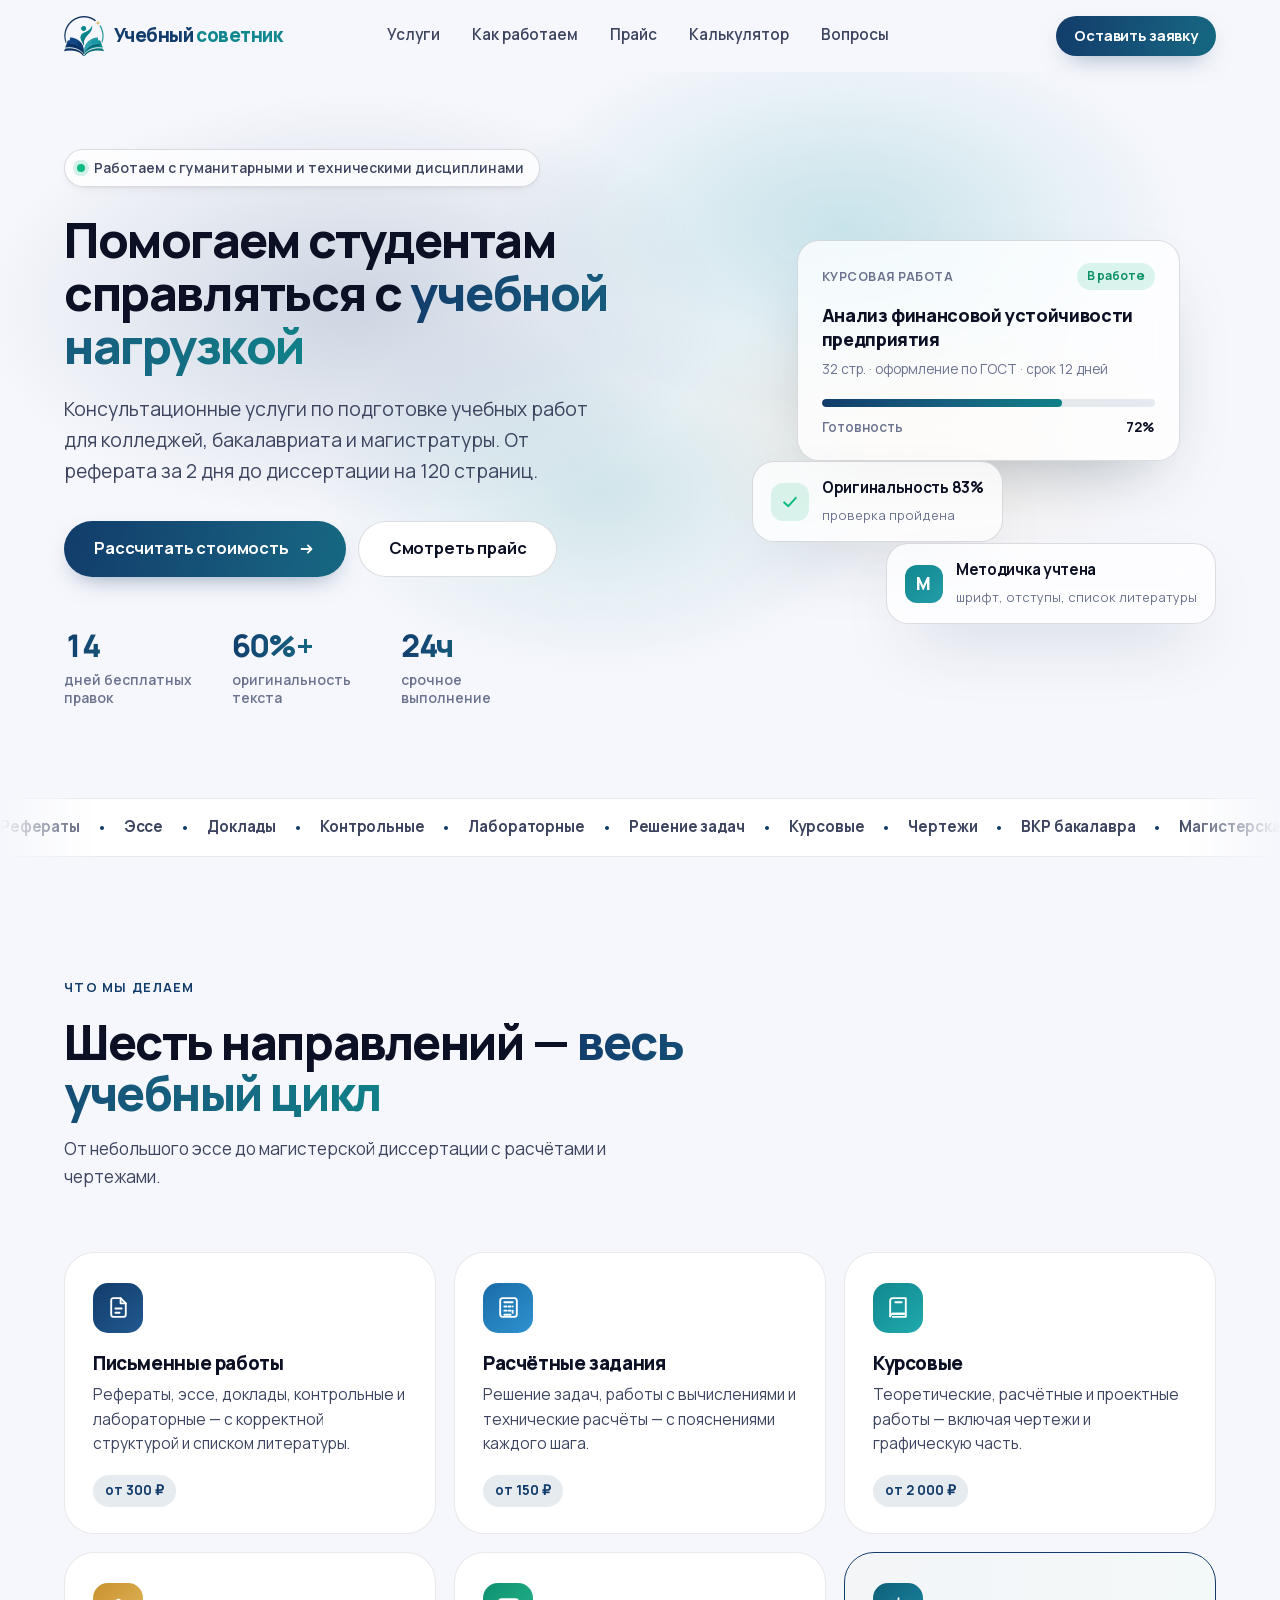
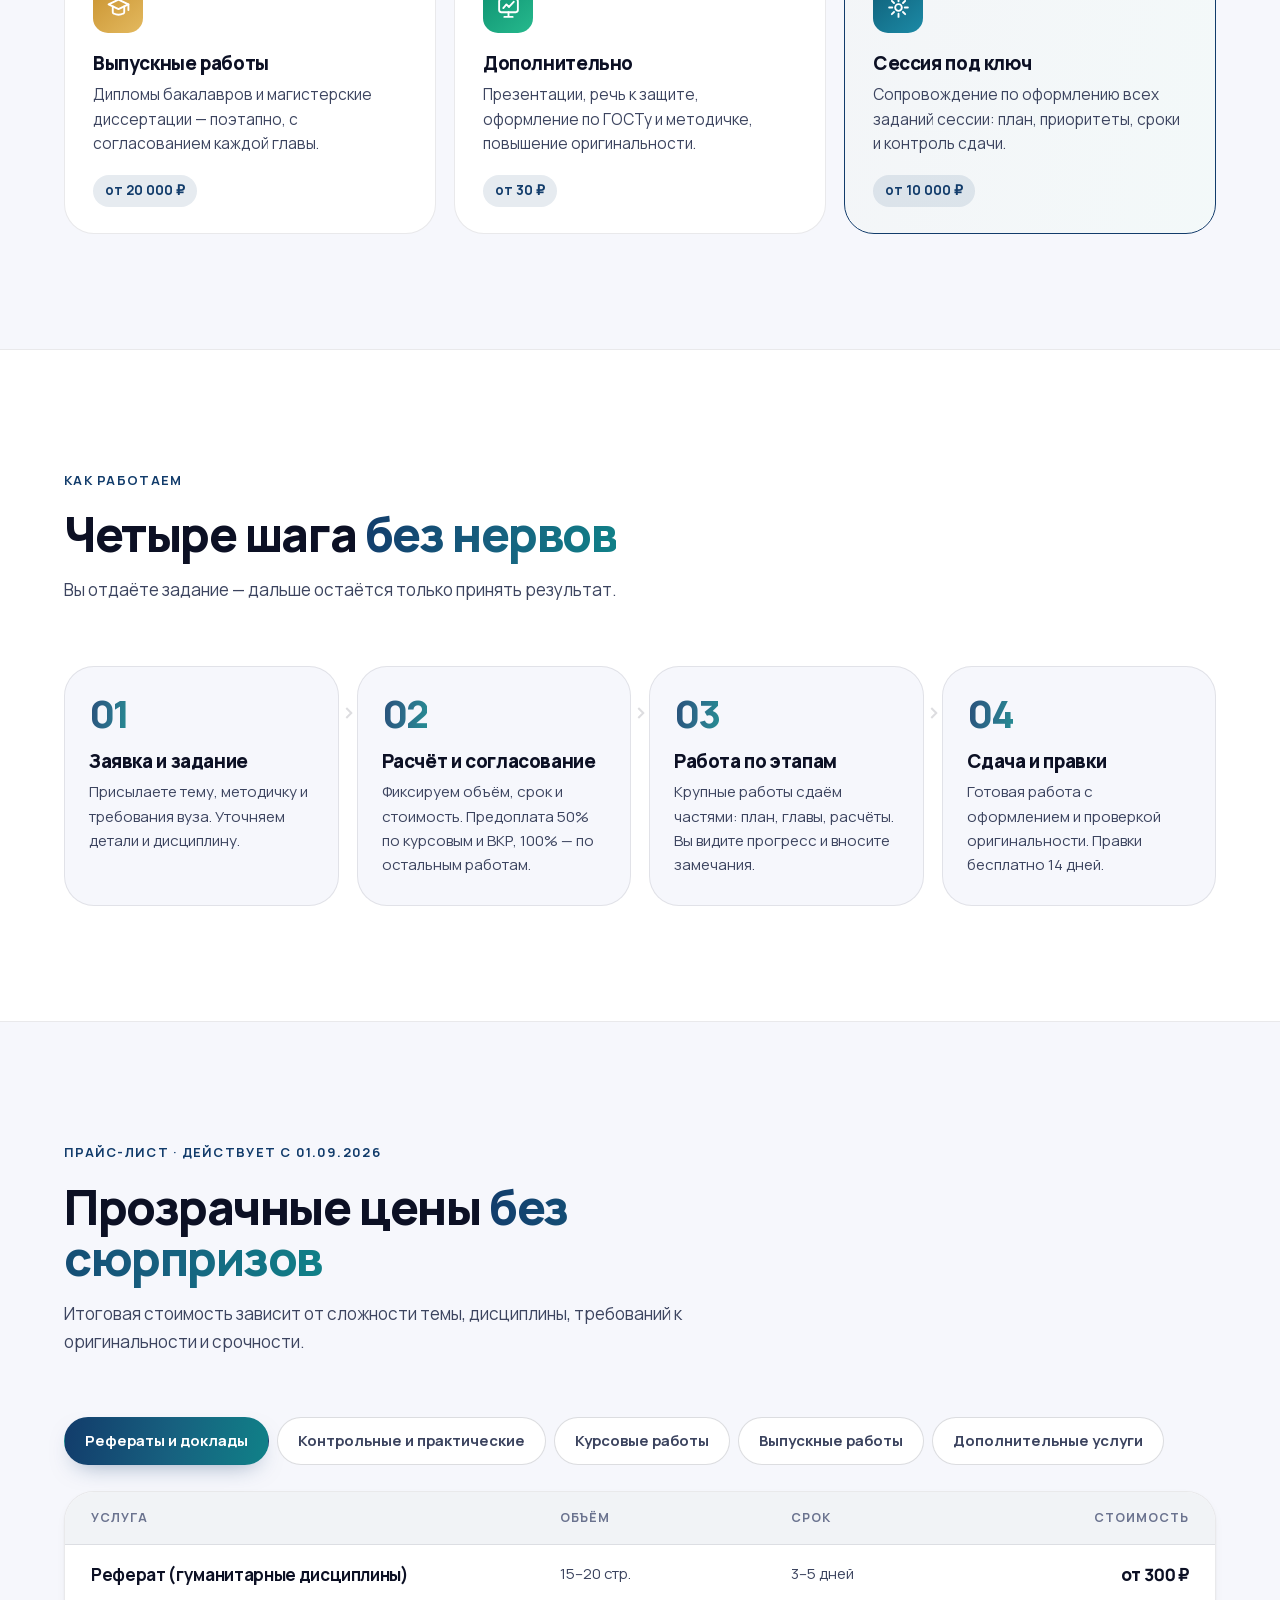
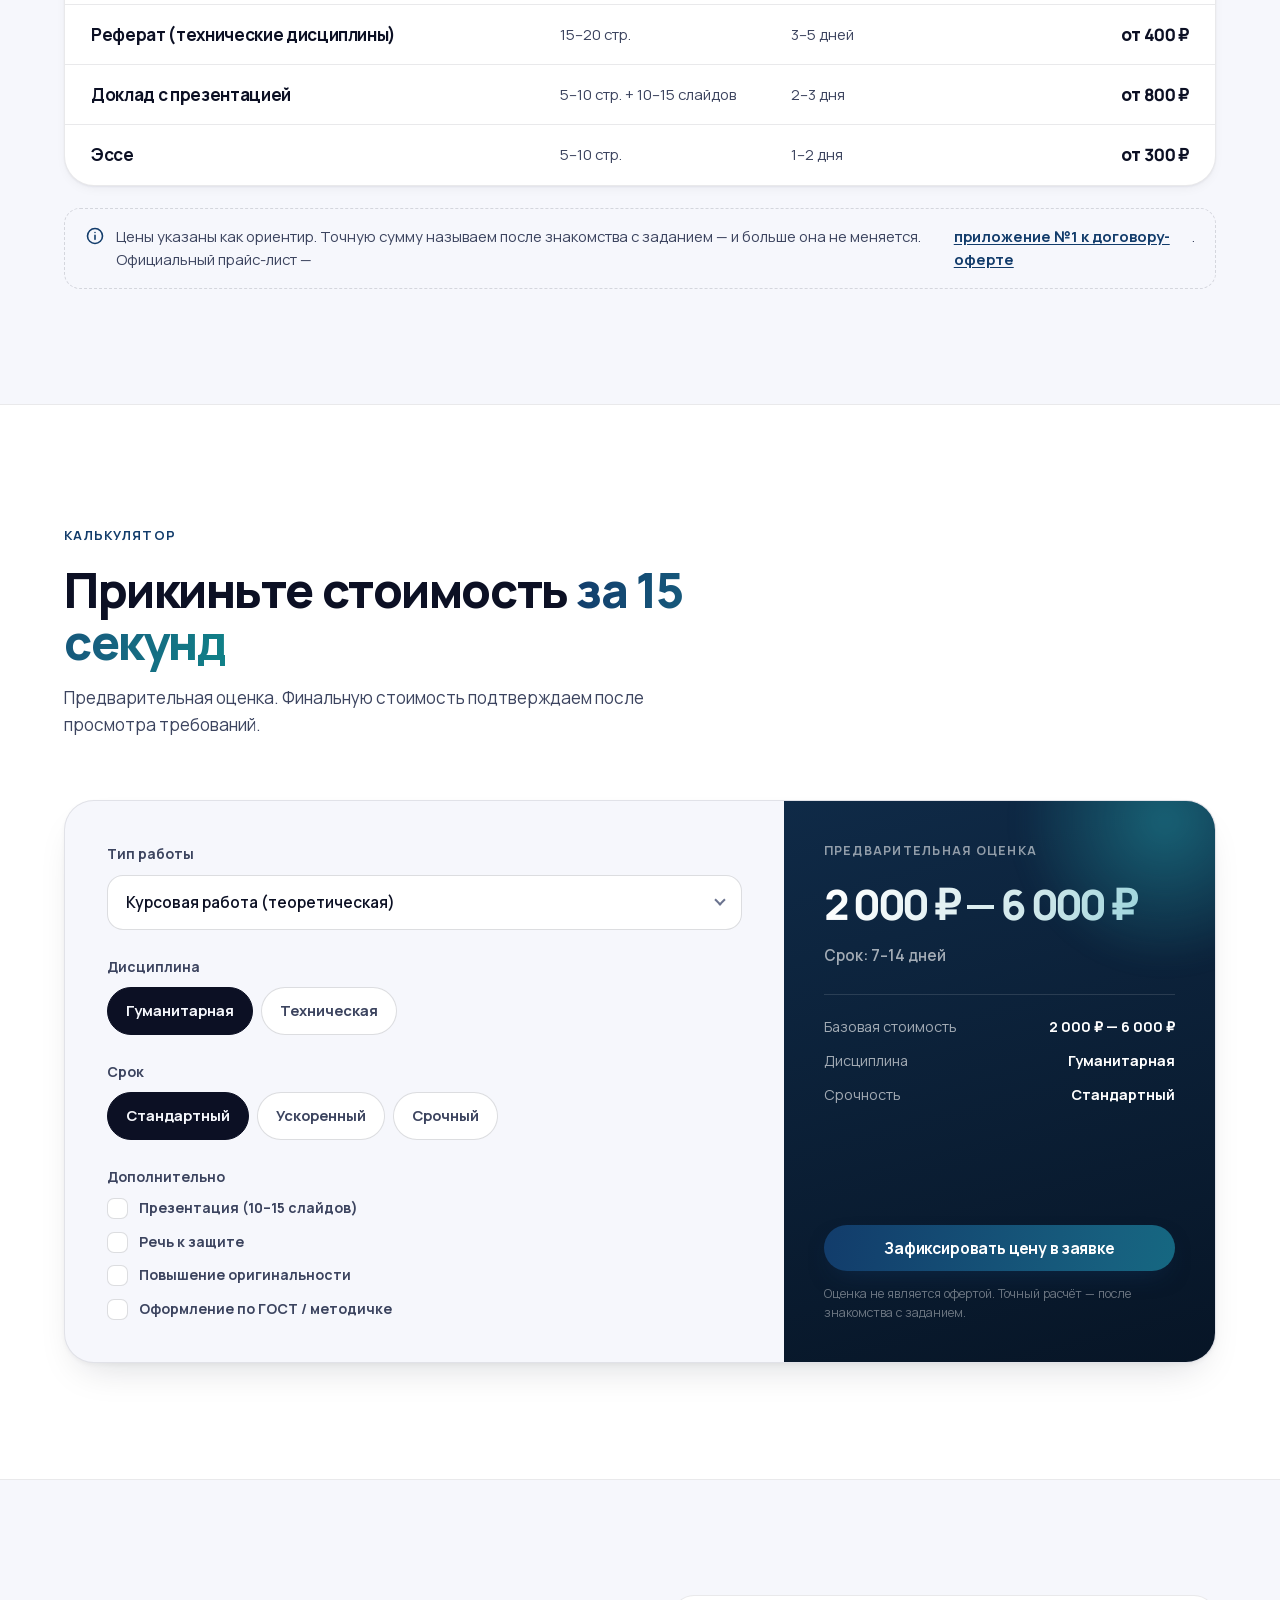
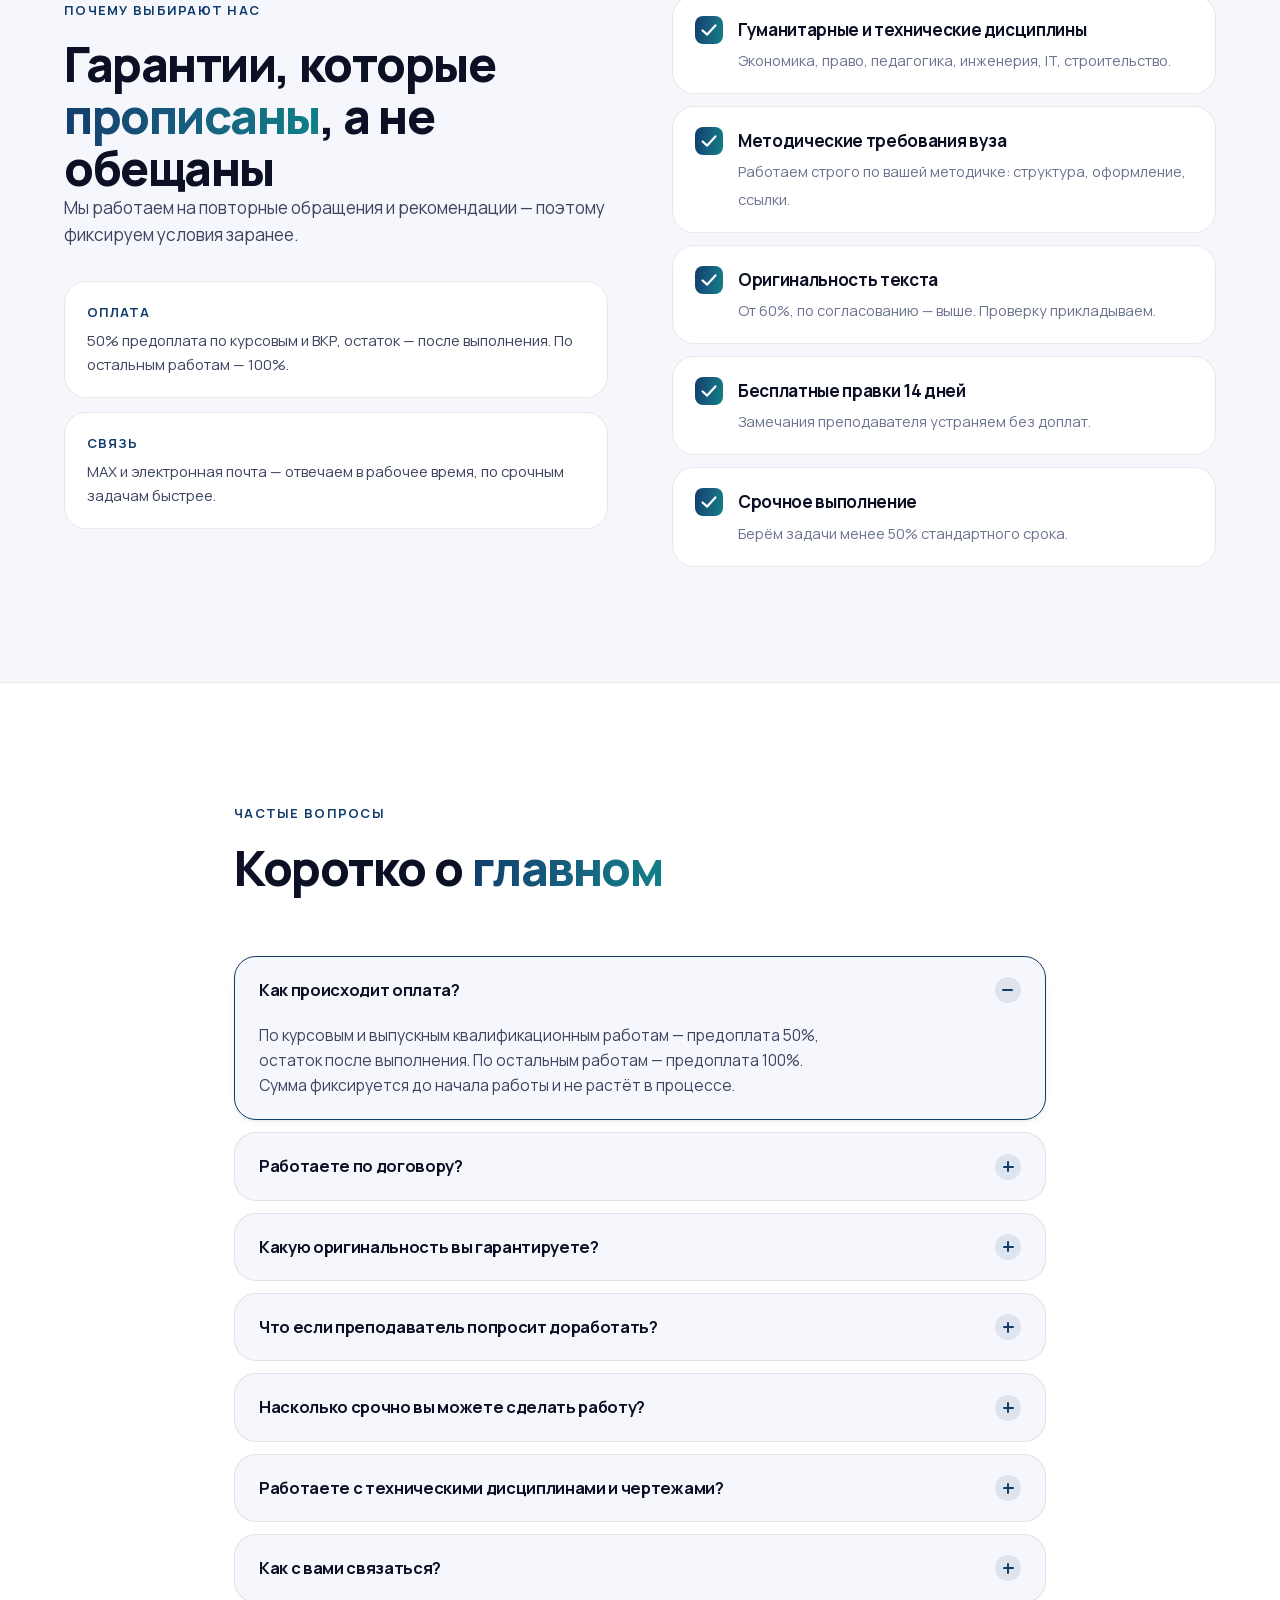
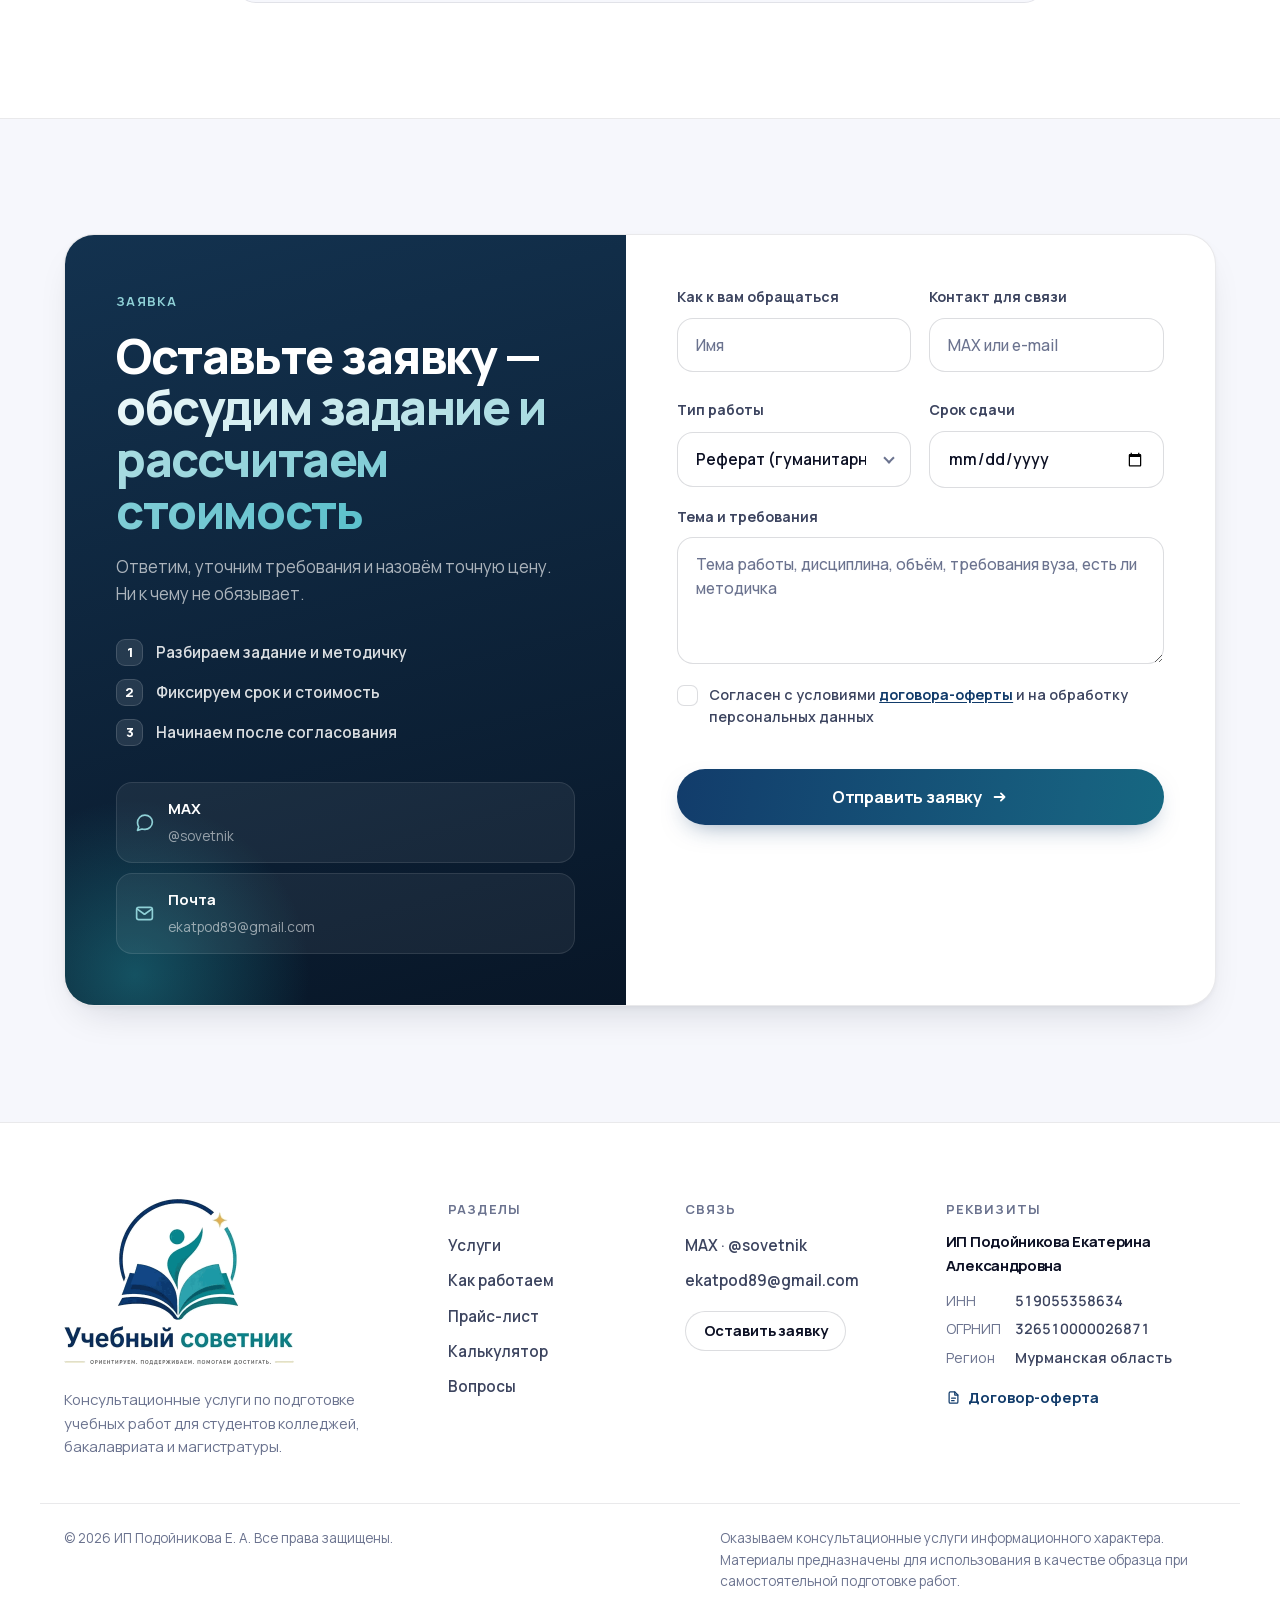
<file: index.html>
<!DOCTYPE html>
<html lang="ru">
<head>
<meta charset="UTF-8">
<meta name="viewport" content="width=device-width, initial-scale=1">
<title>Учебный советник — помощь студентам с учебными работами</title>
<meta name="description" content="Консультационные услуги по подготовке учебных работ: рефераты, контрольные, курсовые, ВКР и магистерские диссертации. Гарантия оригинальности, бесплатные правки 14 дней, срочное выполнение.">
<meta name="theme-color" content="#123c6b">
<!-- копия сайта лежит и на GitHub Pages: указываем поиску основной адрес -->
<link rel="canonical" href="https://uchebnyisovetnik.ru/">

<meta property="og:type" content="website">
<meta property="og:site_name" content="Учебный советник">
<meta property="og:title" content="Учебный советник — помощь студентам с учебными работами">
<meta property="og:description" content="Рефераты, контрольные, курсовые, ВКР и диссертации. Соблюдаем методички вашего вуза, правим бесплатно 14 дней.">
<!-- og:image требует абсолютный адрес: соцсети не умеют разрешать относительные пути -->
<meta property="og:url" content="https://uchebnyisovetnik.ru/">
<meta property="og:image" content="https://uchebnyisovetnik.ru/assets/img/og.png">
<meta property="og:image:type" content="image/png">
<meta property="og:image:width" content="1200">
<meta property="og:image:height" content="630">
<meta name="twitter:card" content="summary_large_image">

<link rel="icon" href="assets/img/favicon.png" type="image/png" sizes="64x64">
<link rel="apple-touch-icon" href="assets/img/apple-touch-icon.png">
<link rel="preload" href="assets/fonts/manrope-cyrillic.woff2" as="font" type="font/woff2" crossorigin>
<link rel="stylesheet" href="assets/css/fonts.css">
<!-- ?v= сбрасывает недельный кэш из .htaccess: меняем при правке стилей и скрипта -->
<link rel="stylesheet" href="assets/css/styles.css?v=2">
</head>
<body>

<div class="scroll-progress" aria-hidden="true"><span id="scrollBar"></span></div>

<a class="skip-link" href="#services">Перейти к содержанию</a>

<!-- ============ HEADER ============ -->
<header class="site-header" id="header">
  <div class="wrap header-inner">
    <a class="logo" href="#top" aria-label="Учебный советник — на главную">
      <img class="logo-mark" src="assets/img/logo-mark.png" width="40" height="40" alt="" aria-hidden="true">
      <span class="logo-text">Учебный <i>советник</i></span>
    </a>

    <nav class="nav" id="nav" aria-label="Основная навигация">
      <a href="#services">Услуги</a>
      <a href="#process">Как работаем</a>
      <a href="#pricing">Прайс</a>
      <a href="#calc">Калькулятор</a>
      <a href="#faq">Вопросы</a>
      <a class="btn btn-primary nav-cta" href="#order">Оставить заявку</a>
    </nav>

    <div class="header-actions">
      <a class="btn btn-primary btn-sm" href="#order">Оставить заявку</a>
      <button class="burger" id="burger" type="button" aria-label="Меню" aria-expanded="false"><span></span><span></span></button>
    </div>
  </div>
</header>

<main id="top">

<!-- ============ HERO ============ -->
<section class="hero">
  <div class="hero-glow" aria-hidden="true"></div>

  <div class="wrap hero-inner">
    <div class="hero-copy">
      <span class="pill reveal">
        <span class="dot"></span>
        Работаем с гуманитарными и техническими дисциплинами
      </span>

      <h1 class="reveal">
        Помогаем студентам<br>
        справляться с <span class="grad">учебной нагрузкой</span>
      </h1>

      <p class="lead reveal">
        Консультационные услуги по подготовке учебных работ для колледжей,
        бакалавриата и магистратуры. От реферата за 2 дня до диссертации на 120 страниц.
      </p>

      <div class="hero-cta reveal">
        <a class="btn btn-primary btn-lg" href="#order">
          Рассчитать стоимость
          <svg viewBox="0 0 20 20" fill="none" stroke="currentColor" stroke-width="2" stroke-linecap="round" stroke-linejoin="round"><path d="M4 10h11M11 6l4 4-4 4"/></svg>
        </a>
        <a class="btn btn-ghost btn-lg" href="#pricing">Смотреть прайс</a>
      </div>

      <ul class="hero-trust reveal">
        <li><strong data-count="14">0</strong><span>дней бесплатных правок</span></li>
        <li><strong data-count="60" data-suffix="%+">0</strong><span>оригинальность текста</span></li>
        <li><strong data-count="24" data-suffix="ч">0</strong><span>срочное выполнение</span></li>
      </ul>
    </div>

    <!-- Визуальная карточка -->
    <div class="hero-visual reveal" aria-hidden="true">
      <div class="card-stack">
        <div class="float-card fc-status">
          <div class="fc-head">
            <span class="fc-tag">Курсовая работа</span>
            <span class="badge badge-ok">В работе</span>
          </div>
          <div class="fc-title">Анализ финансовой устойчивости предприятия</div>
          <div class="fc-meta">32 стр. · оформление по ГОСТ · срок 12 дней</div>
          <div class="fc-progress"><span style="--w:72%"></span></div>
          <div class="fc-row"><span>Готовность</span><b>72%</b></div>
        </div>

        <div class="float-card fc-check">
          <div class="fc-check-icon">
            <svg viewBox="0 0 24 24" fill="none" stroke="currentColor" stroke-width="2.4" stroke-linecap="round" stroke-linejoin="round"><path d="M5 12.5 10 17l9-10"/></svg>
          </div>
          <div>
            <b>Оригинальность 83%</b>
            <span>проверка пройдена</span>
          </div>
        </div>

        <div class="float-card fc-chat">
          <div class="fc-avatar">М</div>
          <div>
            <b>Методичка учтена</b>
            <span>шрифт, отступы, список литературы</span>
          </div>
        </div>
      </div>
    </div>
  </div>

  <div class="marquee" aria-hidden="true">
    <div class="marquee-track">
      <span>Рефераты</span><i>•</i><span>Эссе</span><i>•</i><span>Доклады</span><i>•</i><span>Контрольные</span><i>•</i><span>Лабораторные</span><i>•</i><span>Решение задач</span><i>•</i><span>Курсовые</span><i>•</i><span>Чертежи</span><i>•</i><span>ВКР бакалавра</span><i>•</i><span>Магистерская диссертация</span><i>•</i><span>Презентации</span><i>•</i><span>Речь к защите</span><i>•</i><span>Оформление по ГОСТ</span><i>•</i>
      <span>Рефераты</span><i>•</i><span>Эссе</span><i>•</i><span>Доклады</span><i>•</i><span>Контрольные</span><i>•</i><span>Лабораторные</span><i>•</i><span>Решение задач</span><i>•</i><span>Курсовые</span><i>•</i><span>Чертежи</span><i>•</i><span>ВКР бакалавра</span><i>•</i><span>Магистерская диссертация</span><i>•</i><span>Презентации</span><i>•</i><span>Речь к защите</span><i>•</i><span>Оформление по ГОСТ</span><i>•</i>
    </div>
  </div>
</section>

<!-- ============ SERVICES ============ -->
<section class="section" id="services">
  <div class="wrap">
    <div class="section-head">
      <span class="eyebrow reveal">Что мы делаем</span>
      <h2 class="reveal">Шесть направлений — <span class="grad">весь учебный цикл</span></h2>
      <p class="section-sub reveal">От небольшого эссе до магистерской диссертации с расчётами и чертежами.</p>
    </div>

    <div class="cards">
      <article class="card reveal">
        <div class="card-ico ico-1">
          <svg viewBox="0 0 24 24" fill="none" stroke="currentColor" stroke-width="1.8" stroke-linecap="round" stroke-linejoin="round"><path d="M14 3H7a2 2 0 0 0-2 2v14a2 2 0 0 0 2 2h10a2 2 0 0 0 2-2V8l-5-5Z"/><path d="M14 3v5h5M9 13h6M9 17h4"/></svg>
        </div>
        <h3>Письменные работы</h3>
        <p>Рефераты, эссе, доклады, контрольные и лабораторные — с корректной структурой и списком литературы.</p>
        <span class="card-price">от 300 ₽</span>
      </article>

      <article class="card reveal">
        <div class="card-ico ico-2">
          <svg viewBox="0 0 24 24" fill="none" stroke="currentColor" stroke-width="1.8" stroke-linecap="round" stroke-linejoin="round"><rect x="4" y="3" width="16" height="18" rx="2.5"/><path d="M8 7h8M8 11h2M12 11h2M16 11h.01M8 15h2M12 15h2M16 15v2M8 19h6"/></svg>
        </div>
        <h3>Расчётные задания</h3>
        <p>Решение задач, работы с вычислениями и технические расчёты — с пояснениями каждого шага.</p>
        <span class="card-price">от 150 ₽</span>
      </article>

      <article class="card reveal">
        <div class="card-ico ico-3">
          <svg viewBox="0 0 24 24" fill="none" stroke="currentColor" stroke-width="1.8" stroke-linecap="round" stroke-linejoin="round"><path d="M4 5.5A2.5 2.5 0 0 1 6.5 3H19v15H6.5A2.5 2.5 0 0 0 4 20.5V5.5Z"/><path d="M4 20.5A2.5 2.5 0 0 1 6.5 18H19v3H6.5M9 7h6"/></svg>
        </div>
        <h3>Курсовые</h3>
        <p>Теоретические, расчётные и проектные работы — включая чертежи и графическую часть.</p>
        <span class="card-price">от 2 000 ₽</span>
      </article>

      <article class="card reveal">
        <div class="card-ico ico-4">
          <svg viewBox="0 0 24 24" fill="none" stroke="currentColor" stroke-width="1.8" stroke-linecap="round" stroke-linejoin="round"><path d="M2.5 9 12 4.5 21.5 9 12 13.5 2.5 9Z"/><path d="M6.5 11v5.6c0 .5.3 1 .8 1.2 3.1 1.6 6.3 1.6 9.4 0 .5-.2.8-.7.8-1.2V11"/><path d="M21.5 9v5.5"/></svg>
        </div>
        <h3>Выпускные работы</h3>
        <p>Дипломы бакалавров и магистерские диссертации — поэтапно, с согласованием каждой главы.</p>
        <span class="card-price">от 20 000 ₽</span>
      </article>

      <article class="card reveal">
        <div class="card-ico ico-5">
          <svg viewBox="0 0 24 24" fill="none" stroke="currentColor" stroke-width="1.8" stroke-linecap="round" stroke-linejoin="round"><rect x="3" y="4" width="18" height="12.5" rx="2"/><path d="M12 16.5V21M8 21h8M7 12.5l3-3.5 2.5 2.5 4.5-5"/></svg>
        </div>
        <h3>Дополнительно</h3>
        <p>Презентации, речь к защите, оформление по ГОСТу и методичке, повышение оригинальности.</p>
        <span class="card-price">от 30 ₽</span>
      </article>

      <article class="card card-accent reveal">
        <div class="card-ico ico-6">
          <svg viewBox="0 0 24 24" fill="none" stroke="currentColor" stroke-width="1.8" stroke-linecap="round" stroke-linejoin="round"><path d="M12 3v3M12 18v3M3 12h3M18 12h3M5.6 5.6l2.1 2.1M16.3 16.3l2.1 2.1M18.4 5.6l-2.1 2.1M7.7 16.3l-2.1 2.1"/><circle cx="12" cy="12" r="3.2"/></svg>
        </div>
        <h3>Сессия под ключ</h3>
        <p>Сопровождение по оформлению всех заданий сессии: план, приоритеты, сроки и контроль сдачи.</p>
        <span class="card-price">от 10 000 ₽</span>
      </article>
    </div>
  </div>
</section>

<!-- ============ PROCESS ============ -->
<section class="section section-alt" id="process">
  <div class="wrap">
    <div class="section-head">
      <span class="eyebrow reveal">Как работаем</span>
      <h2 class="reveal">Четыре шага <span class="grad">без нервов</span></h2>
      <p class="section-sub reveal">Вы отдаёте задание — дальше остаётся только принять результат.</p>
    </div>

    <ol class="steps">
      <li class="step reveal">
        <span class="step-num">01</span>
        <h3>Заявка и задание</h3>
        <p>Присылаете тему, методичку и требования вуза. Уточняем детали и дисциплину.</p>
      </li>
      <li class="step reveal">
        <span class="step-num">02</span>
        <h3>Расчёт и согласование</h3>
        <p>Фиксируем объём, срок и стоимость. Предоплата 50% по курсовым и ВКР, 100% — по остальным работам.</p>
      </li>
      <li class="step reveal">
        <span class="step-num">03</span>
        <h3>Работа по этапам</h3>
        <p>Крупные работы сдаём частями: план, главы, расчёты. Вы видите прогресс и вносите замечания.</p>
      </li>
      <li class="step reveal">
        <span class="step-num">04</span>
        <h3>Сдача и правки</h3>
        <p>Готовая работа с оформлением и проверкой оригинальности. Правки бесплатно 14 дней.</p>
      </li>
    </ol>
  </div>
</section>

<!-- ============ PRICING ============ -->
<section class="section" id="pricing">
  <div class="wrap">
    <div class="section-head">
      <span class="eyebrow reveal">Прайс-лист · действует с 01.09.2026</span>
      <h2 class="reveal">Прозрачные цены <span class="grad">без сюрпризов</span></h2>
      <p class="section-sub reveal">Итоговая стоимость зависит от сложности темы, дисциплины, требований к оригинальности и срочности.</p>
    </div>

    <div class="tabs reveal" id="priceTabs" role="tablist" aria-label="Категории услуг"></div>
    <div class="price-panels" id="pricePanels"></div>

    <p class="price-note reveal">
      <svg viewBox="0 0 24 24" fill="none" stroke="currentColor" stroke-width="1.9" stroke-linecap="round"><circle cx="12" cy="12" r="9"/><path d="M12 11v5M12 7.8v.01"/></svg>
      Цены указаны как ориентир. Точную сумму называем после знакомства с заданием — и больше она не меняется.
      Официальный прайс-лист — <a href="oferta.html#pril">приложение №1 к договору-оферте</a>.
    </p>
  </div>
</section>

<!-- ============ CALCULATOR ============ -->
<section class="section section-alt" id="calc">
  <div class="wrap">
    <div class="section-head">
      <span class="eyebrow reveal">Калькулятор</span>
      <h2 class="reveal">Прикиньте стоимость <span class="grad">за 15 секунд</span></h2>
      <p class="section-sub reveal">Предварительная оценка. Финальную стоимость подтверждаем после просмотра требований.</p>
    </div>

    <div class="calc reveal">
      <form class="calc-form" id="calcForm" novalidate>
        <div class="field">
          <label for="calcType">Тип работы</label>
          <div class="select-wrap">
            <select id="calcType"></select>
          </div>
        </div>

        <div class="field">
          <span class="label">Дисциплина</span>
          <div class="chips" id="calcDiscipline" role="radiogroup" aria-label="Дисциплина">
            <button type="button" class="chip is-active" data-value="1" role="radio" aria-checked="true">Гуманитарная</button>
            <button type="button" class="chip" data-value="1.3" role="radio" aria-checked="false">Техническая</button>
          </div>
        </div>

        <div class="field">
          <span class="label">Срок</span>
          <div class="chips" id="calcUrgency" role="radiogroup" aria-label="Срок">
            <button type="button" class="chip is-active" data-value="1" role="radio" aria-checked="true">Стандартный</button>
            <button type="button" class="chip" data-value="1.5" role="radio" aria-checked="false">Ускоренный</button>
            <button type="button" class="chip" data-value="2" role="radio" aria-checked="false">Срочный</button>
          </div>
        </div>

        <div class="field">
          <span class="label">Дополнительно</span>
          <div class="checks" id="calcExtras">
            <label class="check"><input type="checkbox" data-add="500"><span class="box"></span>Презентация (10–15 слайдов)</label>
            <label class="check"><input type="checkbox" data-add="800"><span class="box"></span>Речь к защите</label>
            <label class="check"><input type="checkbox" data-add="1500"><span class="box"></span>Повышение оригинальности</label>
            <label class="check"><input type="checkbox" data-add="600"><span class="box"></span>Оформление по ГОСТ / методичке</label>
          </div>
        </div>
      </form>

      <aside class="calc-result">
        <span class="cr-label">Предварительная оценка</span>
        <div class="cr-sum" id="calcSum">от 300 ₽</div>
        <div class="cr-term" id="calcTerm">Срок: 3–5 дней</div>

        <ul class="cr-list" id="calcBreakdown"></ul>

        <a class="btn btn-primary btn-block" href="#order" id="calcToOrder">Зафиксировать цену в заявке</a>
        <p class="cr-fine">Оценка не является офертой. Точный расчёт — после знакомства с заданием.</p>
      </aside>
    </div>
  </div>
</section>

<!-- ============ ADVANTAGES ============ -->
<section class="section" id="why">
  <div class="wrap">
    <div class="why-layout">
      <div class="why-copy">
        <span class="eyebrow reveal">Почему выбирают нас</span>
        <h2 class="reveal">Гарантии, которые <span class="grad">прописаны</span>, а не обещаны</h2>
        <p class="section-sub reveal">Мы работаем на повторные обращения и рекомендации — поэтому фиксируем условия заранее.</p>

        <div class="why-terms reveal">
          <div class="wt-item">
            <b>Оплата</b>
            <p>50% предоплата по курсовым и ВКР, остаток — после выполнения. По остальным работам — 100%.</p>
          </div>
          <div class="wt-item">
            <b>Связь</b>
            <p>MAX и электронная почта — отвечаем в рабочее время, по срочным задачам быстрее.</p>
          </div>
        </div>
      </div>

      <ul class="why-list">
        <li class="reveal"><svg viewBox="0 0 24 24" fill="none" stroke="currentColor" stroke-width="2.4" stroke-linecap="round" stroke-linejoin="round"><path d="M5 12.5 10 17l9-10"/></svg><div><b>Гуманитарные и технические дисциплины</b><span>Экономика, право, педагогика, инженерия, IT, строительство.</span></div></li>
        <li class="reveal"><svg viewBox="0 0 24 24" fill="none" stroke="currentColor" stroke-width="2.4" stroke-linecap="round" stroke-linejoin="round"><path d="M5 12.5 10 17l9-10"/></svg><div><b>Методические требования вуза</b><span>Работаем строго по вашей методичке: структура, оформление, ссылки.</span></div></li>
        <li class="reveal"><svg viewBox="0 0 24 24" fill="none" stroke="currentColor" stroke-width="2.4" stroke-linecap="round" stroke-linejoin="round"><path d="M5 12.5 10 17l9-10"/></svg><div><b>Оригинальность текста</b><span>От 60%, по согласованию — выше. Проверку прикладываем.</span></div></li>
        <li class="reveal"><svg viewBox="0 0 24 24" fill="none" stroke="currentColor" stroke-width="2.4" stroke-linecap="round" stroke-linejoin="round"><path d="M5 12.5 10 17l9-10"/></svg><div><b>Бесплатные правки 14 дней</b><span>Замечания преподавателя устраняем без доплат.</span></div></li>
        <li class="reveal"><svg viewBox="0 0 24 24" fill="none" stroke="currentColor" stroke-width="2.4" stroke-linecap="round" stroke-linejoin="round"><path d="M5 12.5 10 17l9-10"/></svg><div><b>Срочное выполнение</b><span>Берём задачи менее 50% стандартного срока.</span></div></li>
      </ul>
    </div>
  </div>
</section>

<!-- ============ FAQ ============ -->
<section class="section section-alt" id="faq">
  <div class="wrap wrap-narrow">
    <div class="section-head">
      <span class="eyebrow reveal">Частые вопросы</span>
      <h2 class="reveal">Коротко о <span class="grad">главном</span></h2>
    </div>

    <div class="faq" id="faqList">
      <details class="faq-item reveal" open>
        <summary>Как происходит оплата?<span class="chev" aria-hidden="true"></span></summary>
        <div class="faq-body"><p>По курсовым и выпускным квалификационным работам — предоплата 50%, остаток после выполнения. По остальным работам — предоплата 100%. Сумма фиксируется до начала работы и не растёт в процессе.</p></div>
      </details>

      <details class="faq-item reveal">
        <summary>Работаете по договору?<span class="chev" aria-hidden="true"></span></summary>
        <div class="faq-body"><p>Да. Услуги оказываются по публичному договору-оферте — его полный текст вместе с прайс-листом (приложение №1) опубликован на сайте. Акцептом договора считается оплата услуг, подписывать бумаги отдельно не нужно. <a href="oferta.html">Читать договор-оферту</a>.</p></div>
      </details>

      <details class="faq-item reveal">
        <summary>Какую оригинальность вы гарантируете?<span class="chev" aria-hidden="true"></span></summary>
        <div class="faq-body"><p>При необходимости — от 60%. Если методичка требует больше, поднимаем по согласованию. Отчёт о проверке прикладываем к готовой работе.</p></div>
      </details>

      <details class="faq-item reveal">
        <summary>Что если преподаватель попросит доработать?<span class="chev" aria-hidden="true"></span></summary>
        <div class="faq-body"><p>Правки по замечаниям в течение 14 дней после сдачи — бесплатно. Если требуется изменить тему или существенно расширить объём, доработка считается отдельно — 30% от стоимости работы.</p></div>
      </details>

      <details class="faq-item reveal">
        <summary>Насколько срочно вы можете сделать работу?<span class="chev" aria-hidden="true"></span></summary>
        <div class="faq-body"><p>Берём задания со сроком менее 50% стандартного. Срочность увеличивает стоимость на 50–100% — зависит от объёма и дисциплины. Реферат или решение задач реально сделать за сутки.</p></div>
      </details>

      <details class="faq-item reveal">
        <summary>Работаете с техническими дисциплинами и чертежами?<span class="chev" aria-hidden="true"></span></summary>
        <div class="faq-body"><p>Да. Расчётные задания, лабораторные, курсовые проекты с графической частью и чертежами, технические ВКР. Технические дисциплины тарифицируются выше гуманитарных.</p></div>
      </details>

      <details class="faq-item reveal">
        <summary>Как с вами связаться?<span class="chev" aria-hidden="true"></span></summary>
        <div class="faq-body"><p>Через MAX или электронную почту. Оставьте заявку в форме ниже — ответим и обсудим задание.</p></div>
      </details>
    </div>
  </div>
</section>

<!-- ============ ORDER ============ -->
<section class="section" id="order">
  <div class="wrap">
    <div class="order">
      <div class="order-copy">
        <span class="eyebrow">Заявка</span>
        <h2>Оставьте заявку — <span class="grad">обсудим задание и рассчитаем стоимость</span></h2>
        <p>Ответим, уточним требования и назовём точную цену. Ни к чему не обязывает.</p>

        <ul class="order-bullets">
          <li><span>1</span>Разбираем задание и методичку</li>
          <li><span>2</span>Фиксируем срок и стоимость</li>
          <li><span>3</span>Начинаем после согласования</li>
        </ul>

        <div class="order-contacts">
          <a class="oc-item" href="#order" data-copy="max">
            <svg viewBox="0 0 24 24" fill="none" stroke="currentColor" stroke-width="1.9" stroke-linecap="round" stroke-linejoin="round"><path d="M21 11.5a8.4 8.4 0 0 1-9 8.4 9.4 9.4 0 0 1-2.8-.4L4 21l1.4-4a8.3 8.3 0 0 1-1.4-4.6C4 7.3 7.9 3.5 12.5 3.5S21 7 21 11.5Z"/></svg>
            <div><b>MAX</b><span>@sovetnik</span></div>
          </a>
          <a class="oc-item" href="mailto:ekatpod89@gmail.com">
            <svg viewBox="0 0 24 24" fill="none" stroke="currentColor" stroke-width="1.9" stroke-linecap="round" stroke-linejoin="round"><rect x="3" y="5" width="18" height="14" rx="2.5"/><path d="m3.8 7 7.3 5.3c.5.4 1.3.4 1.8 0L20.2 7"/></svg>
            <div><b>Почта</b><span>ekatpod89@gmail.com</span></div>
          </a>
        </div>
      </div>

      <form class="order-form" id="orderForm" novalidate>
        <div class="of-grid">
          <div class="field">
            <label for="fName">Как к вам обращаться</label>
            <input id="fName" name="name" type="text" placeholder="Имя" autocomplete="name" required>
            <span class="err" data-for="fName"></span>
          </div>

          <div class="field">
            <label for="fContact">Контакт для связи</label>
            <input id="fContact" name="contact" type="text" placeholder="MAX или e-mail" required>
            <span class="err" data-for="fContact"></span>
          </div>

          <div class="field">
            <label for="fType">Тип работы</label>
            <div class="select-wrap"><select id="fType" name="type"></select></div>
          </div>

          <div class="field">
            <label for="fDeadline">Срок сдачи</label>
            <input id="fDeadline" name="deadline" type="date">
          </div>

          <div class="field field-full">
            <label for="fTopic">Тема и требования</label>
            <textarea id="fTopic" name="topic" rows="4" placeholder="Тема работы, дисциплина, объём, требования вуза, есть ли методичка"></textarea>
          </div>
        </div>

        <label class="check check-agree">
          <input type="checkbox" id="fAgree" required><span class="box"></span>
          <span>Согласен с условиями <a href="oferta.html" target="_blank" rel="noopener">договора-оферты</a> и на обработку персональных данных</span>
        </label>
        <span class="err" data-for="fAgree"></span>

        <button class="btn btn-primary btn-lg btn-block" type="submit">
          Отправить заявку
          <svg viewBox="0 0 20 20" fill="none" stroke="currentColor" stroke-width="2" stroke-linecap="round" stroke-linejoin="round"><path d="M4 10h11M11 6l4 4-4 4"/></svg>
        </button>

        <div class="form-success" id="formSuccess" hidden>
          <div class="fs-ico"><svg viewBox="0 0 24 24" fill="none" stroke="currentColor" stroke-width="2.6" stroke-linecap="round" stroke-linejoin="round"><path d="M5 12.5 10 17l9-10"/></svg></div>
          <b>Заявка сформирована</b>
          <p>Мы открыли письмо с вашими данными — отправьте его, и мы ответим в ближайшее время.</p>
        </div>
      </form>
    </div>
  </div>
</section>

</main>

<!-- ============ FOOTER ============ -->
<footer class="site-footer">
  <div class="wrap footer-inner">
    <div class="f-brand">
      <a class="f-logo" href="#top" aria-label="Учебный советник — наверх">
        <img src="assets/img/logo.png" width="230" height="166" alt="Учебный советник">
      </a>
      <p>Консультационные услуги по подготовке учебных работ для студентов колледжей, бакалавриата и магистратуры.</p>
    </div>

    <nav class="f-nav" aria-label="Разделы">
      <b>Разделы</b>
      <a href="#services">Услуги</a>
      <a href="#process">Как работаем</a>
      <a href="#pricing">Прайс-лист</a>
      <a href="#calc">Калькулятор</a>
      <a href="#faq">Вопросы</a>
    </nav>

    <div class="f-contacts">
      <b>Связь</b>
      <a href="#order">MAX · @sovetnik</a>
      <a href="mailto:ekatpod89@gmail.com">ekatpod89@gmail.com</a>
      <a class="btn btn-ghost btn-sm" href="#order">Оставить заявку</a>
    </div>

    <div class="f-legal">
      <b>Реквизиты</b>
      <p class="fl-name">ИП Подойникова Екатерина Александровна</p>
      <dl>
        <dt>ИНН</dt><dd>519055358634</dd>
        <dt>ОГРНИП</dt><dd>326510000026871</dd>
        <dt>Регион</dt><dd>Мурманская область</dd>
      </dl>
      <a class="fl-doc" href="oferta.html">Договор-оферта</a>
    </div>
  </div>

  <div class="wrap footer-bottom">
    <p>© <span id="year">2026</span> ИП Подойникова Е. А. Все права защищены.</p>
    <p class="disclaimer">Оказываем консультационные услуги информационного характера. Материалы предназначены для использования в качестве образца при самостоятельной подготовке работ.</p>
  </div>
</footer>

<a class="to-top" id="toTop" href="#top" aria-label="Наверх">
  <svg viewBox="0 0 20 20" fill="none" stroke="currentColor" stroke-width="2.2" stroke-linecap="round" stroke-linejoin="round"><path d="M10 15V5M6 9l4-4 4 4"/></svg>
</a>

<script src="assets/js/main.js?v=2"></script>
</body>
</html>
</file>
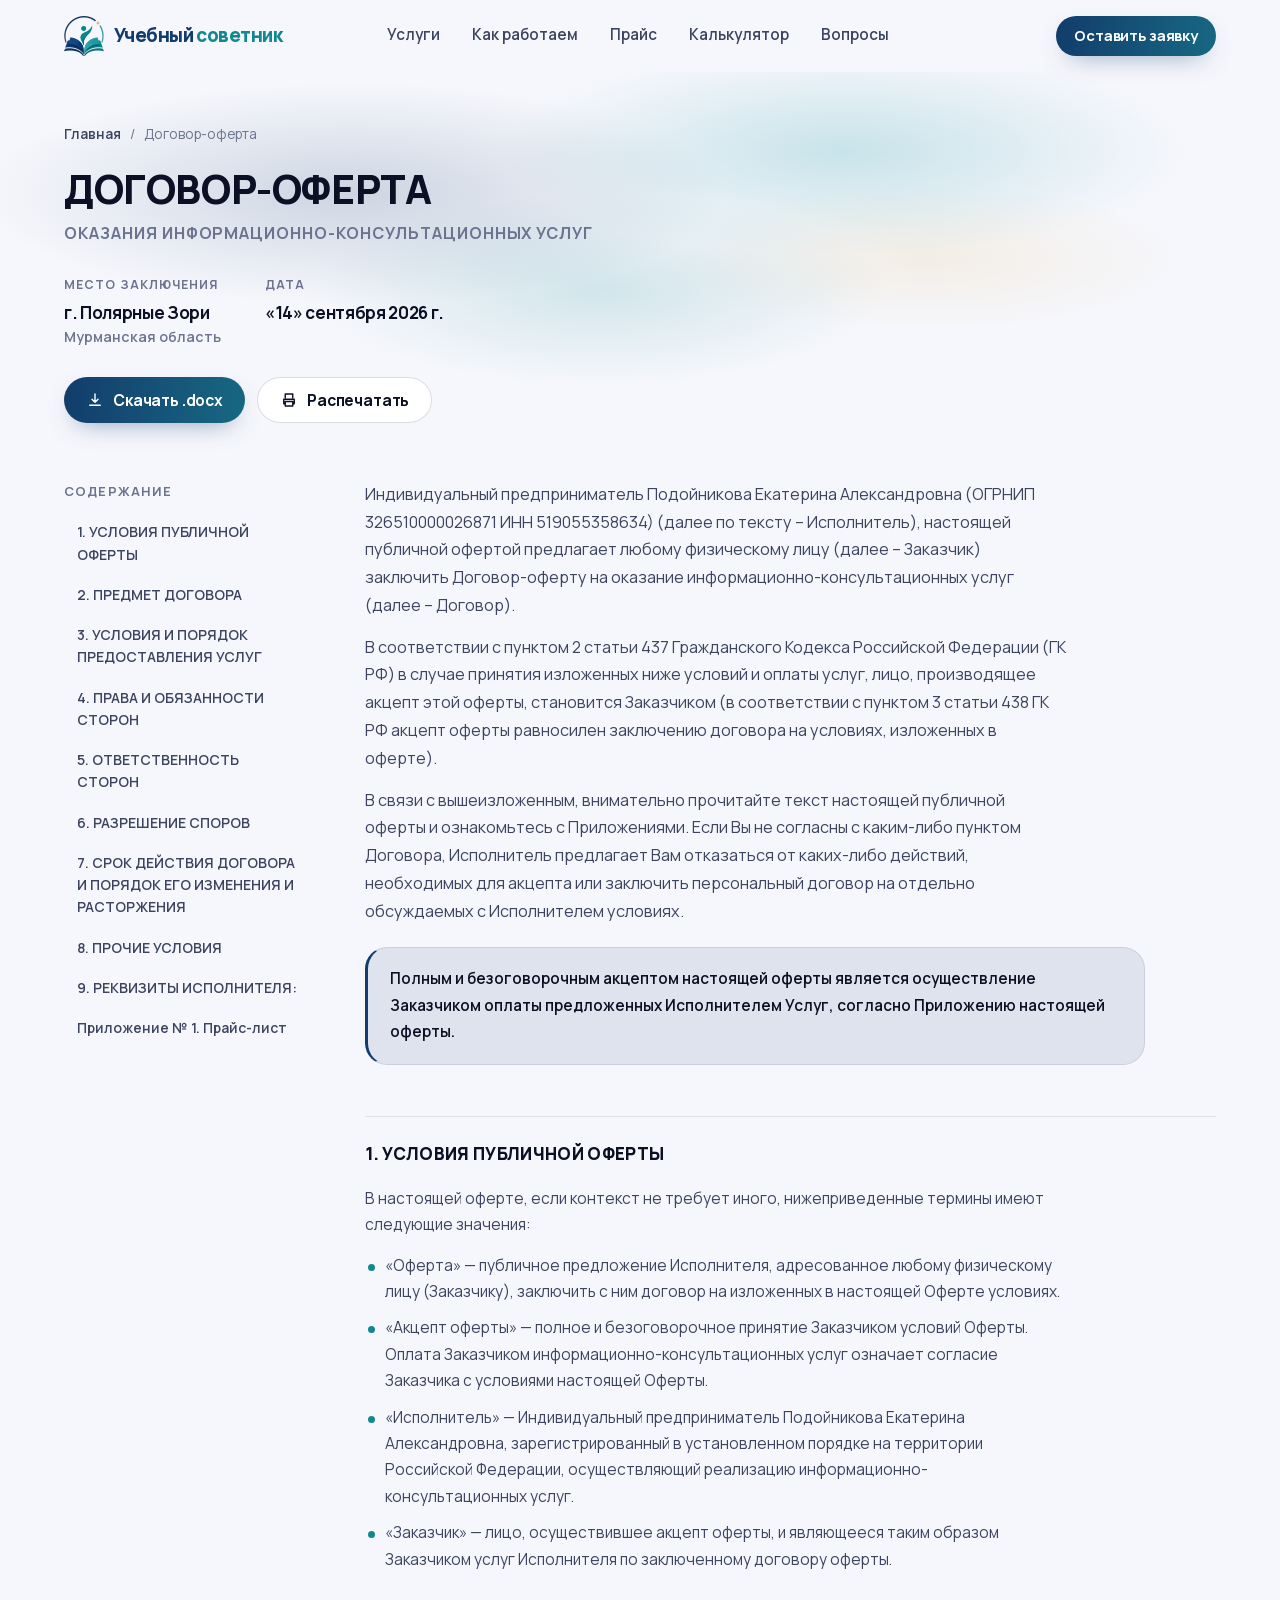
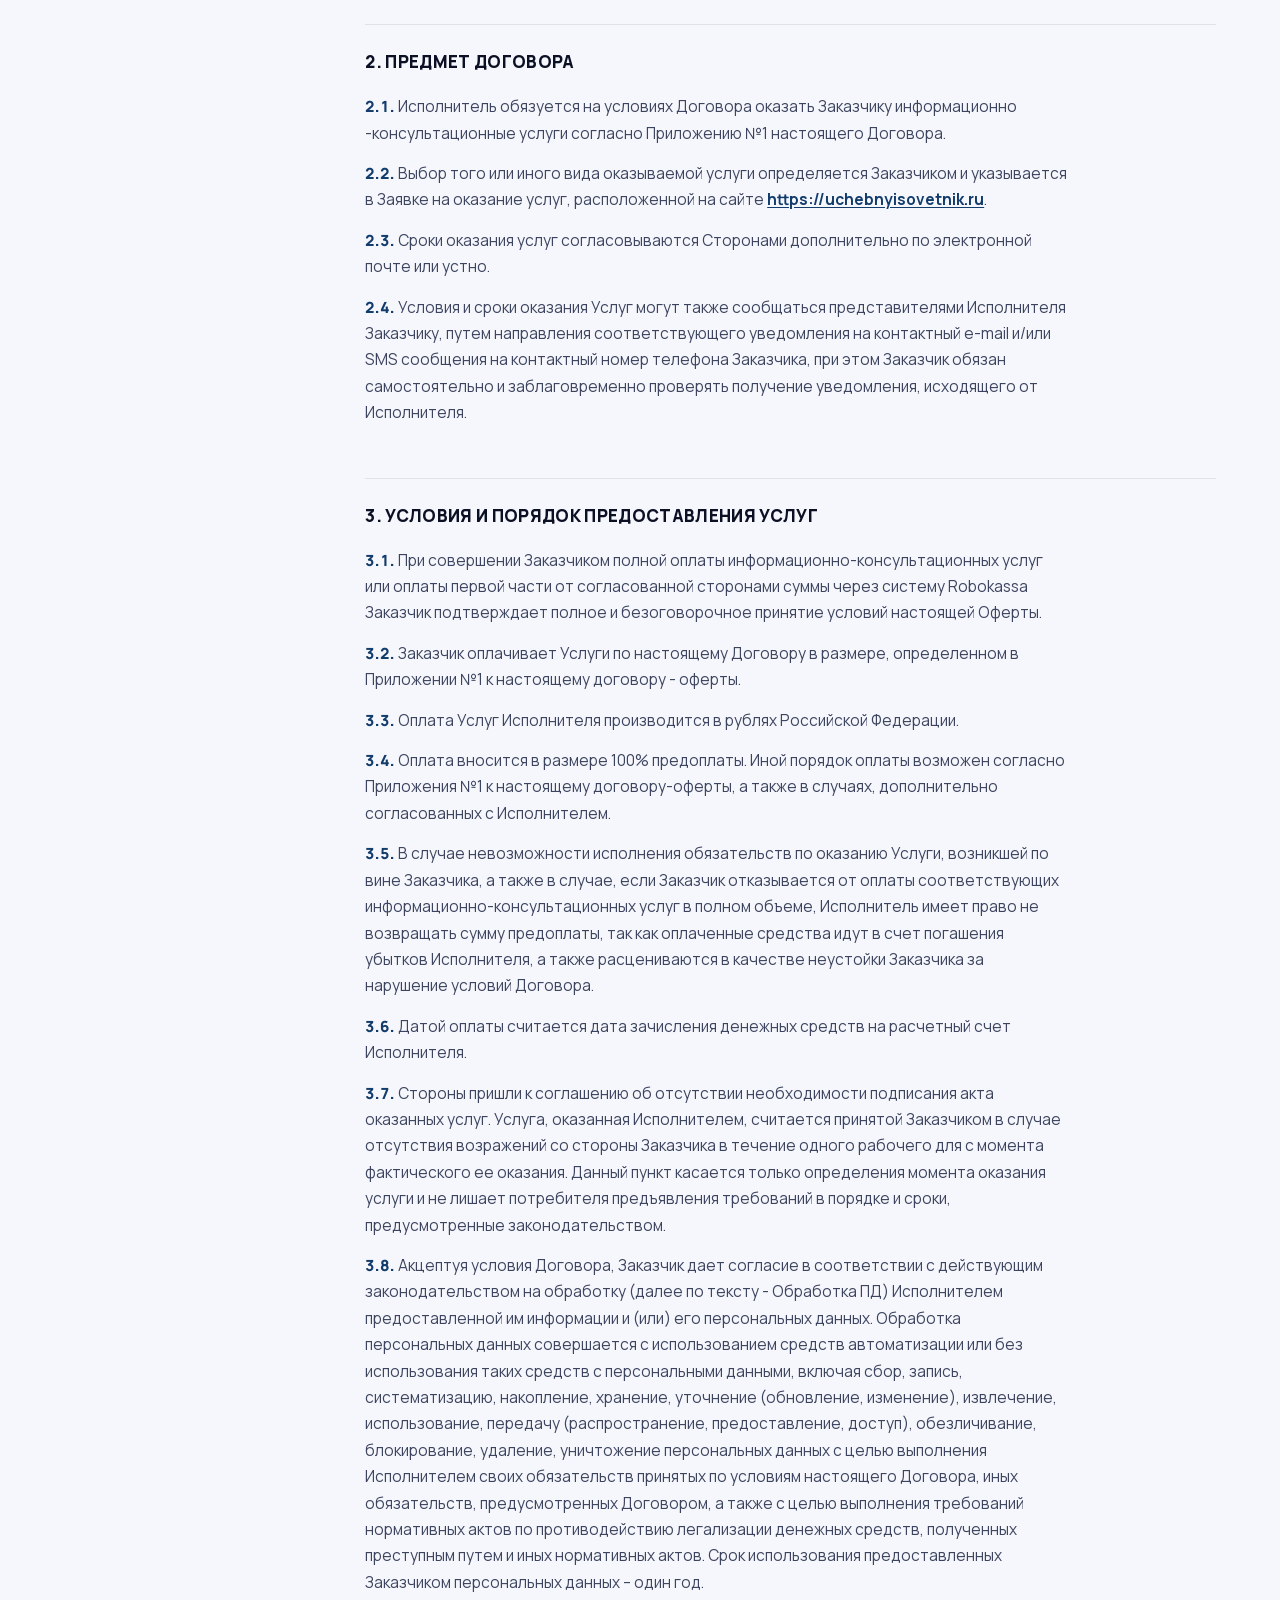
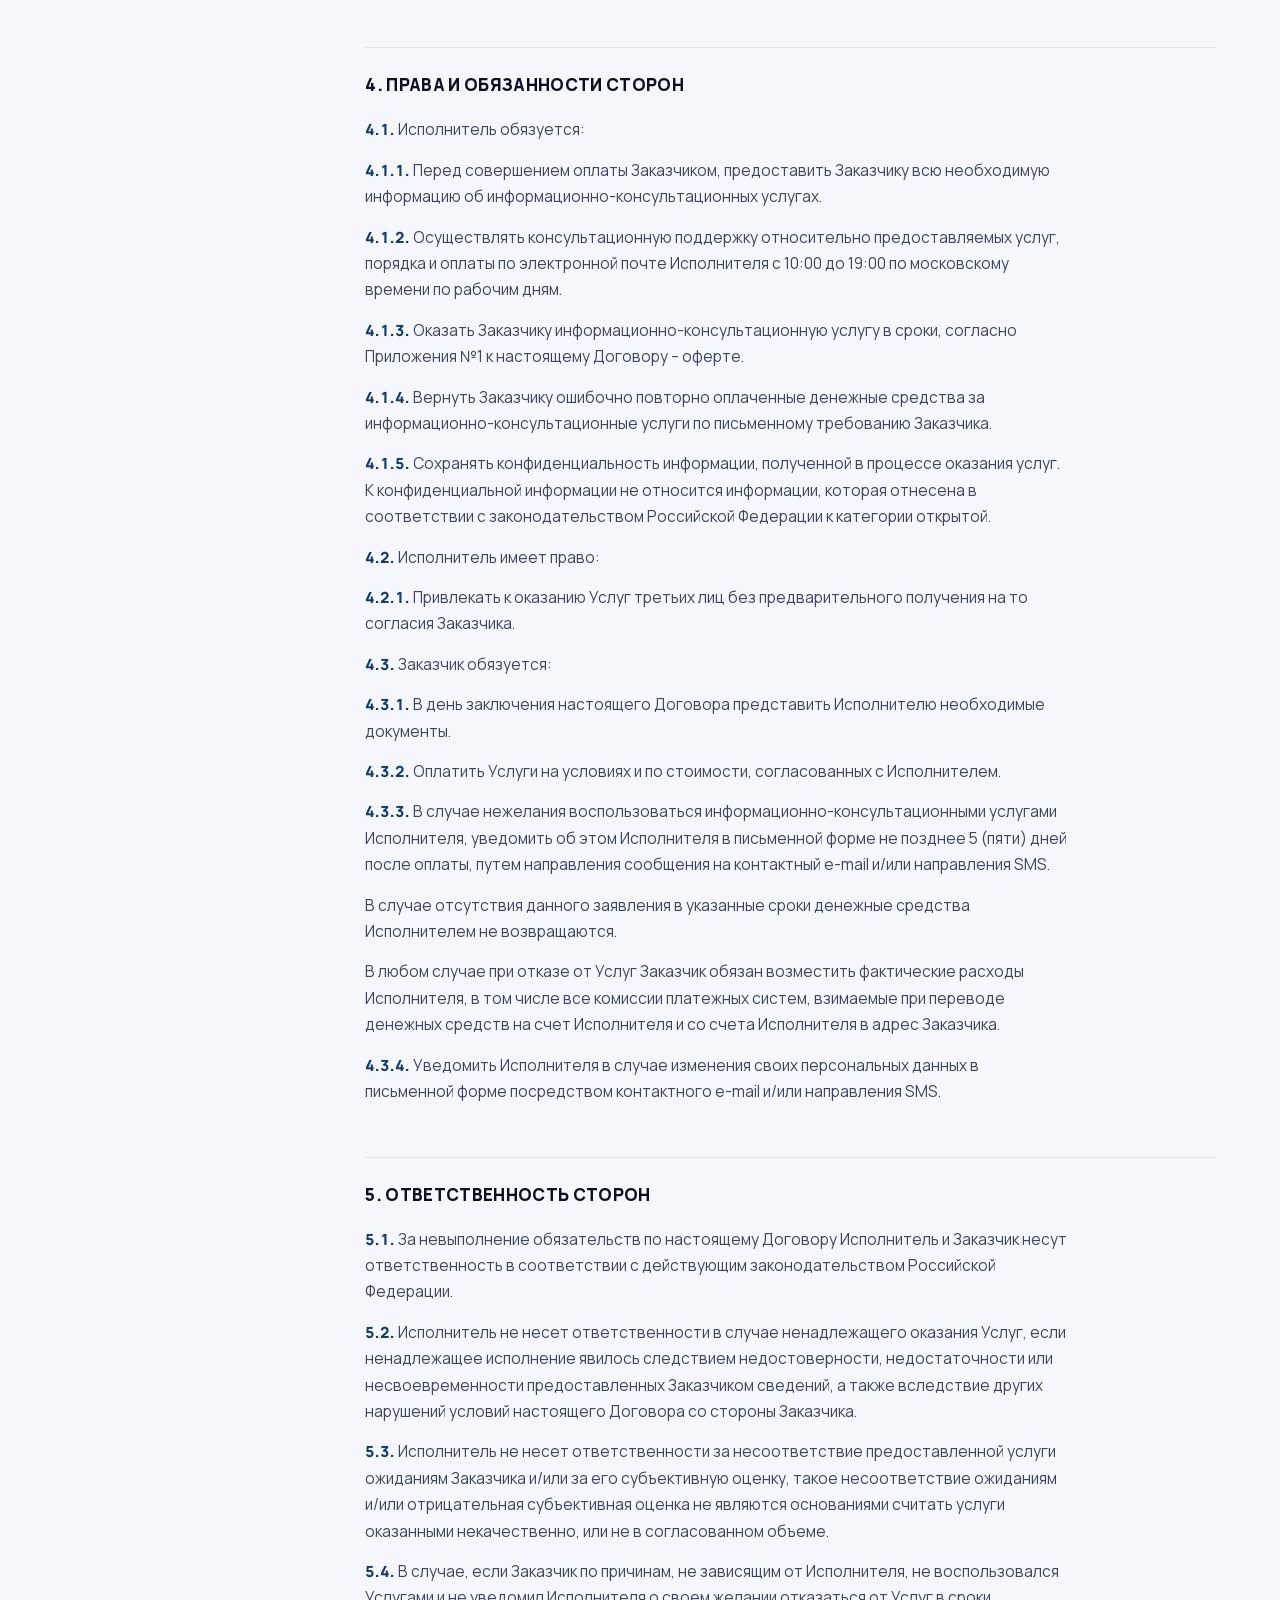
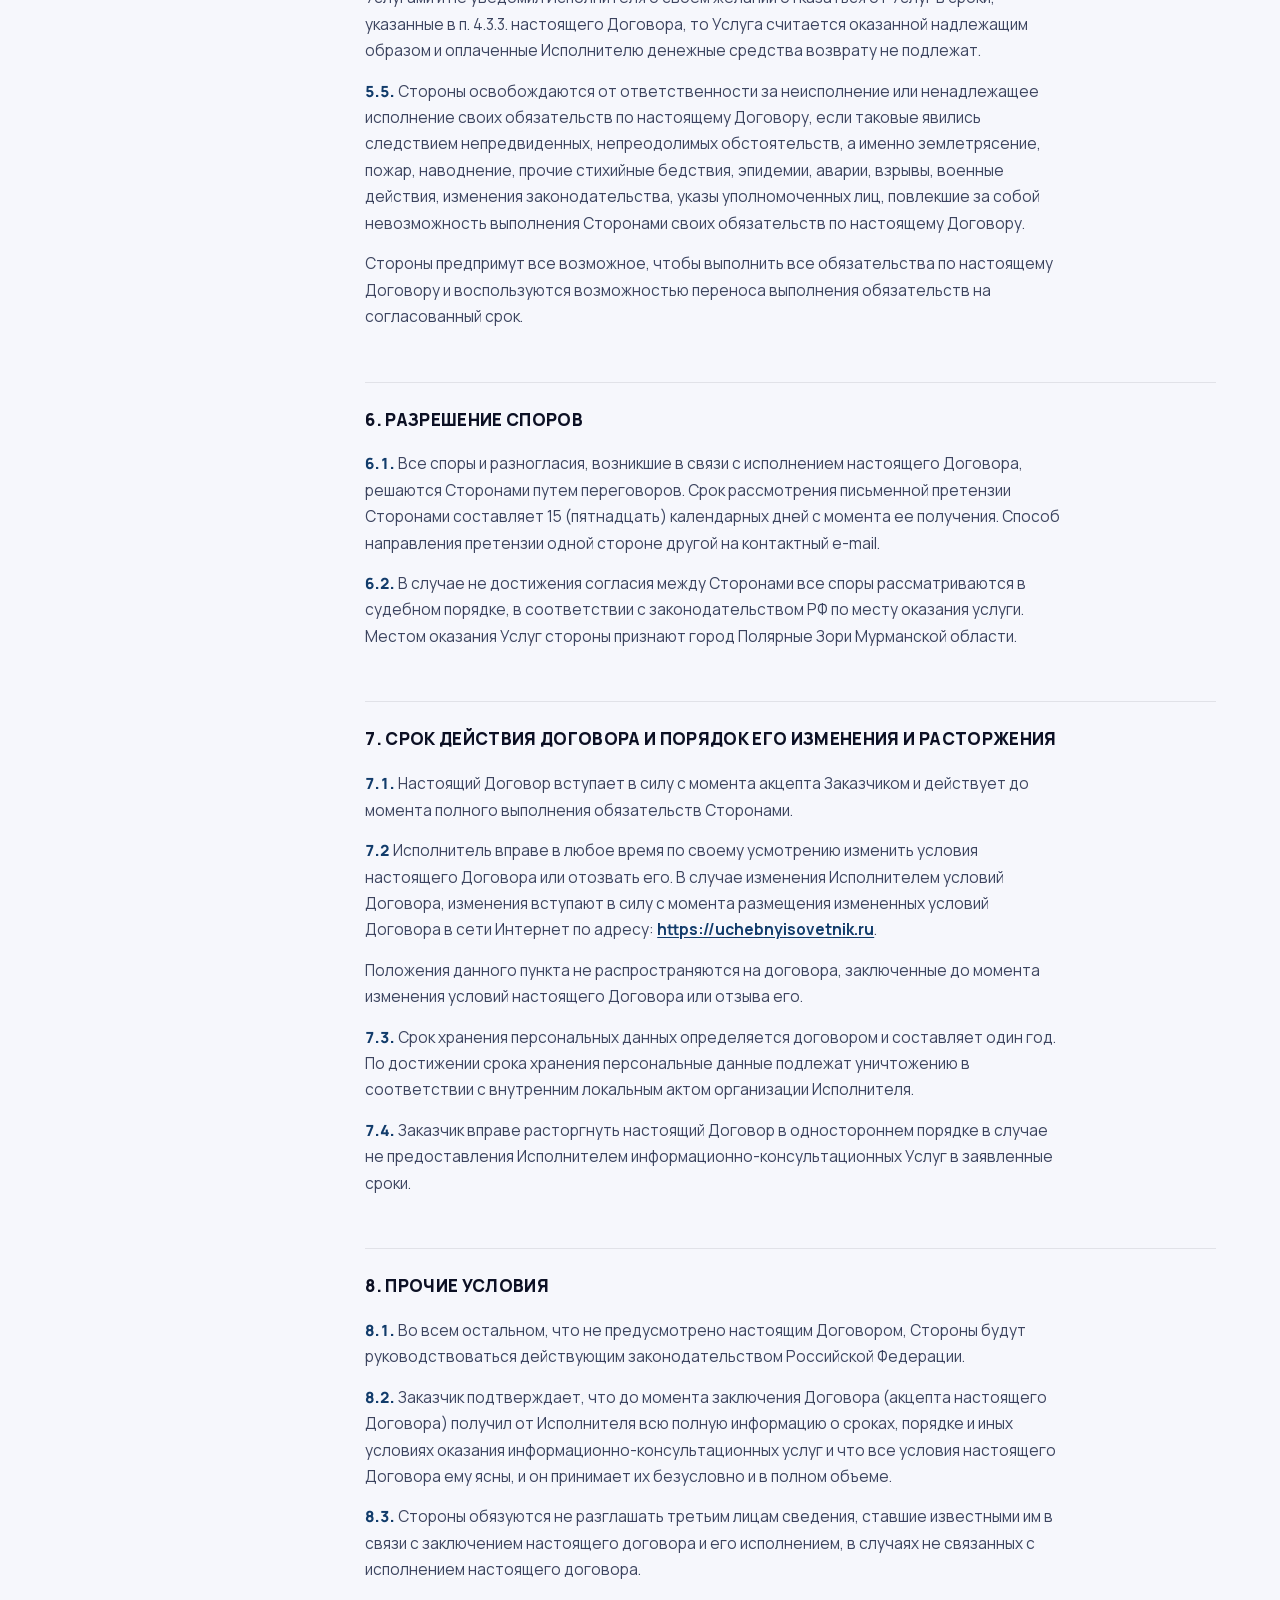
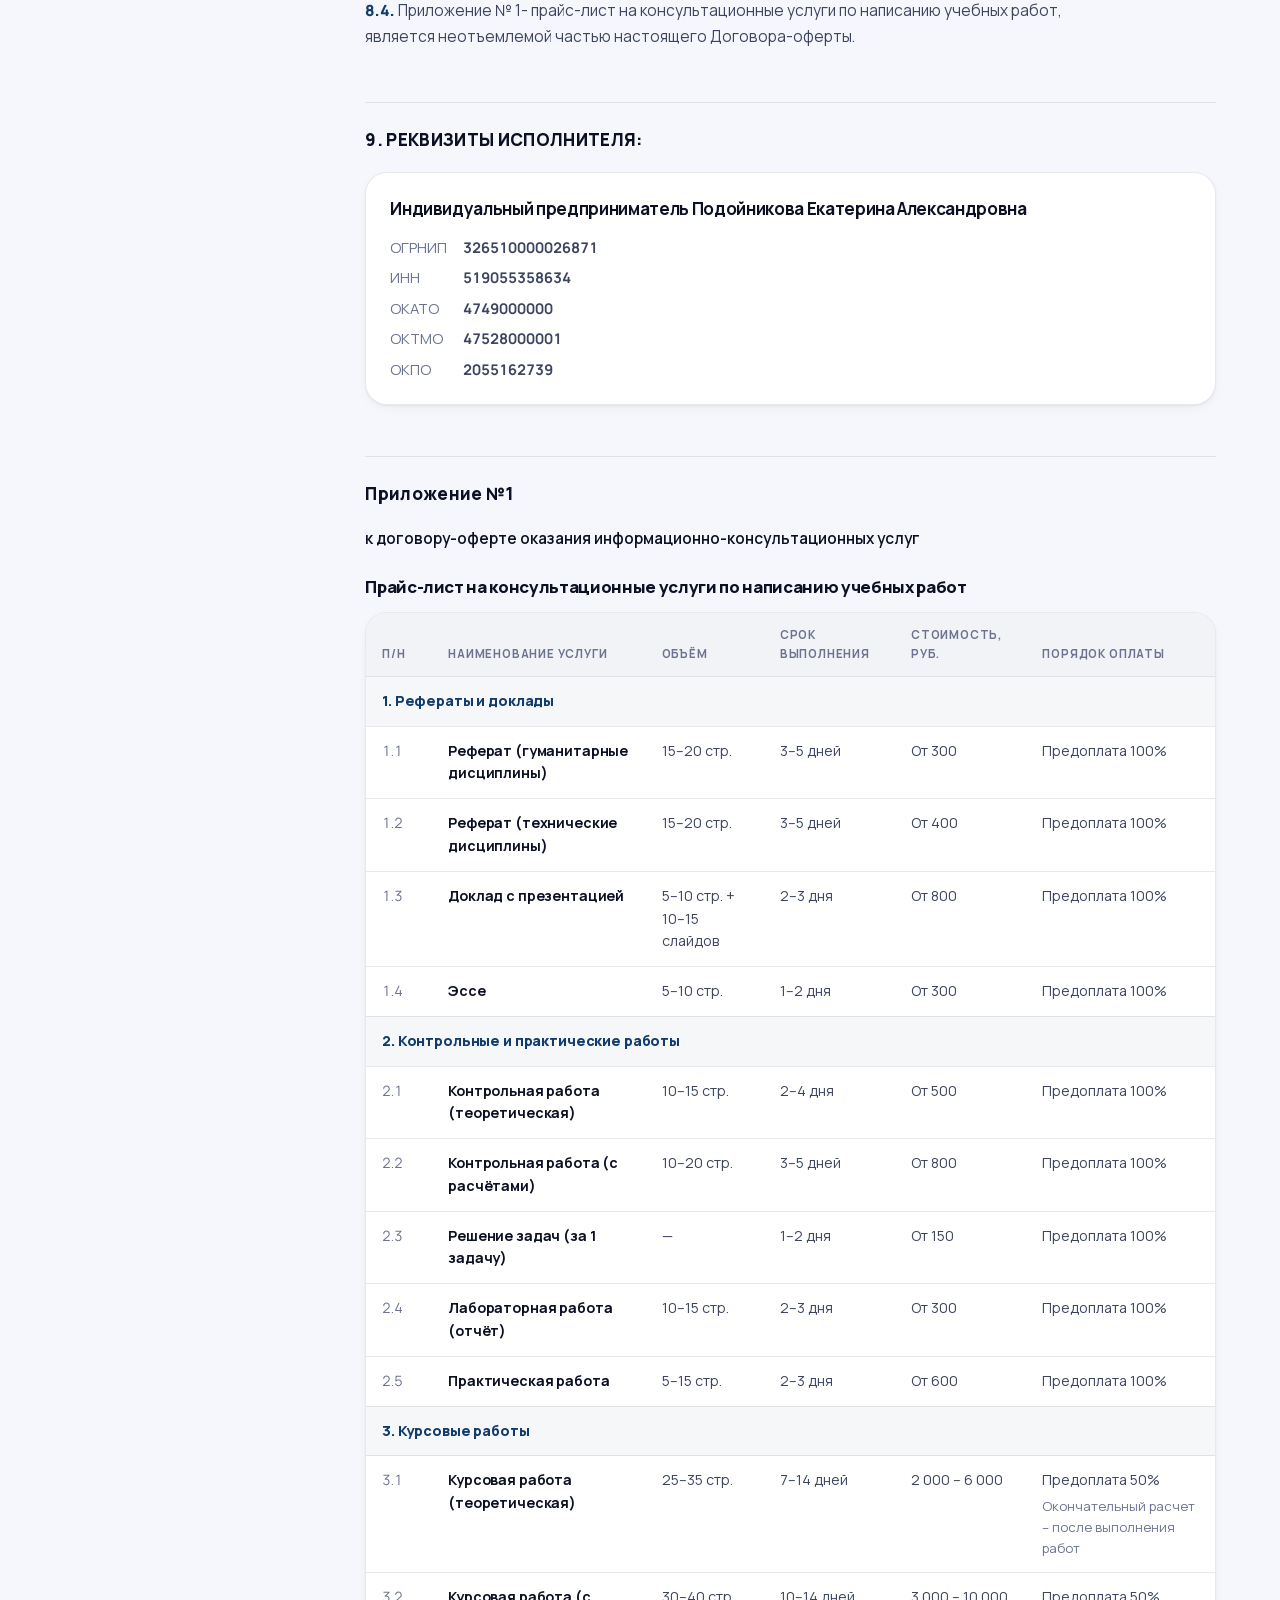
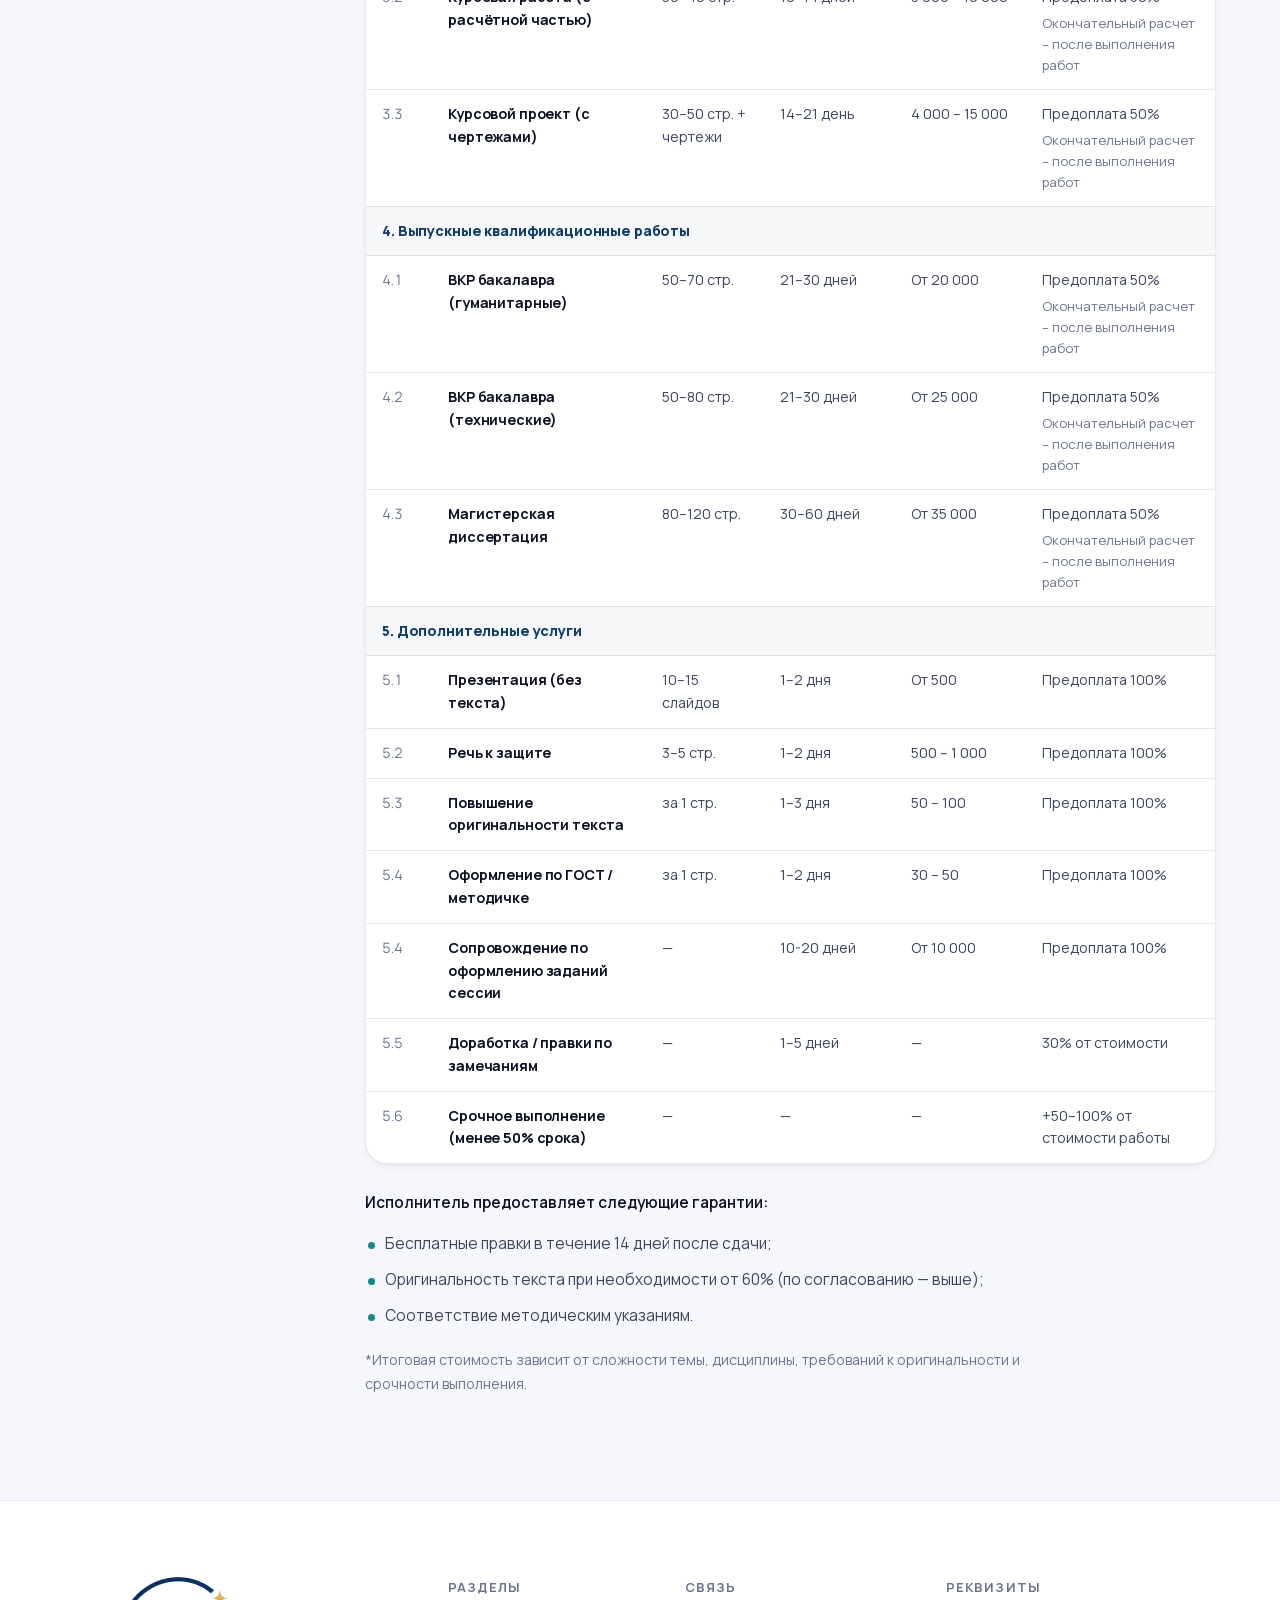
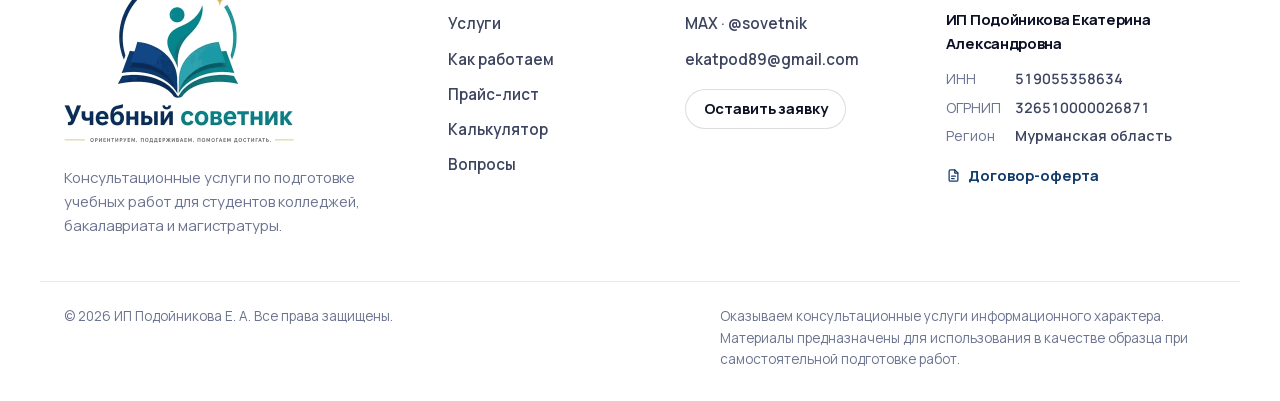
<file: oferta.html>
<!DOCTYPE html>
<html lang="ru">
<head>
<meta charset="UTF-8">
<meta name="viewport" content="width=device-width, initial-scale=1">
<title>Договор-оферта — Учебный советник</title>
<meta name="description" content="Публичная оферта на оказание информационно-консультационных услуг ИП Подойниковой Е. А.: предмет договора, порядок оплаты, права и обязанности сторон, прайс-лист.">
<meta name="theme-color" content="#123c6b">
<link rel="canonical" href="https://uchebnyisovetnik.ru/oferta.html">

<meta property="og:type" content="article">
<meta property="og:site_name" content="Учебный советник">
<meta property="og:title" content="Договор-оферта — Учебный советник">
<meta property="og:description" content="Публичная оферта на оказание информационно-консультационных услуг: условия, оплата, сроки и прайс-лист.">
<meta property="og:url" content="https://uchebnyisovetnik.ru/oferta.html">
<meta property="og:image" content="https://uchebnyisovetnik.ru/assets/img/og.png">
<meta property="og:image:type" content="image/png">
<meta property="og:image:width" content="1200">
<meta property="og:image:height" content="630">
<meta name="twitter:card" content="summary_large_image">

<link rel="icon" href="assets/img/favicon.png" type="image/png" sizes="64x64">
<link rel="apple-touch-icon" href="assets/img/apple-touch-icon.png">
<link rel="preload" href="assets/fonts/manrope-cyrillic.woff2" as="font" type="font/woff2" crossorigin>
<link rel="stylesheet" href="assets/css/fonts.css">
<!-- ?v= сбрасывает недельный кэш из .htaccess: меняем при правке стилей и скрипта -->
<link rel="stylesheet" href="assets/css/styles.css?v=2">
</head>
<body>

<div class="scroll-progress" aria-hidden="true"><span id="scrollBar"></span></div>

<a class="skip-link" href="#doc">Перейти к тексту договора</a>

<!-- ============ HEADER ============ -->
<header class="site-header" id="header">
  <div class="wrap header-inner">
    <a class="logo" href="index.html" aria-label="Учебный советник — на главную">
      <img class="logo-mark" src="assets/img/logo-mark.png" width="40" height="40" alt="" aria-hidden="true">
      <span class="logo-text">Учебный <i>советник</i></span>
    </a>

    <nav class="nav" id="nav" aria-label="Основная навигация">
      <a href="index.html#services">Услуги</a>
      <a href="index.html#process">Как работаем</a>
      <a href="index.html#pricing">Прайс</a>
      <a href="index.html#calc">Калькулятор</a>
      <a href="index.html#faq">Вопросы</a>
      <a class="btn btn-primary nav-cta" href="index.html#order">Оставить заявку</a>
    </nav>

    <div class="header-actions">
      <a class="btn btn-primary btn-sm" href="index.html#order">Оставить заявку</a>
      <button class="burger" id="burger" type="button" aria-label="Меню" aria-expanded="false"><span></span><span></span></button>
    </div>
  </div>
</header>

<main>

<!-- ============ ШАПКА ДОКУМЕНТА ============ -->
<section class="doc-hero">
  <div class="hero-glow" aria-hidden="true"></div>

  <div class="wrap doc-hero-inner">
    <nav class="crumbs" aria-label="Хлебные крошки">
      <a href="index.html">Главная</a>
      <span aria-hidden="true">/</span>
      <span aria-current="page">Договор-оферта</span>
    </nav>

    <h1>ДОГОВОР-ОФЕРТА<span>ОКАЗАНИЯ ИНФОРМАЦИОННО-КОНСУЛЬТАЦИОННЫХ УСЛУГ</span></h1>

    <dl class="doc-place">
      <div><dt>Место заключения</dt><dd>г. Полярные Зори<span>Мурманская область</span></dd></div>
      <div><dt>Дата</dt><dd>«14» сентября 2026 г.</dd></div>
    </dl>

    <div class="doc-actions">
      <a class="btn btn-primary" href="assets/docs/dogovor-oferta.docx" download>
        <svg viewBox="0 0 24 24" fill="none" stroke="currentColor" stroke-width="1.9" stroke-linecap="round" stroke-linejoin="round"><path d="M12 4v11M8 11l4 4 4-4M5 19h14"/></svg>
        Скачать .docx
      </a>
      <button class="btn btn-ghost" id="docPrint" type="button">
        <svg viewBox="0 0 24 24" fill="none" stroke="currentColor" stroke-width="1.9" stroke-linecap="round" stroke-linejoin="round"><path d="M7 9V4h10v5M7 17H5v-6h14v6h-2M7 14h10v6H7z"/></svg>
        Распечатать
      </button>
    </div>
  </div>
</section>

<!-- ============ ТЕКСТ ДОКУМЕНТА ============ -->
<div class="wrap doc-layout" id="doc">
  <!-- На узких экранах оглавление сворачивается: см. initDocToc в main.js -->
  <details class="doc-toc" id="docToc" open>
    <summary>Содержание<span class="chev" aria-hidden="true"></span></summary>
    <nav aria-label="Разделы договора">
      <a href="#s1">1. УСЛОВИЯ ПУБЛИЧНОЙ ОФЕРТЫ</a>
      <a href="#s2">2. ПРЕДМЕТ ДОГОВОРА</a>
      <a href="#s3">3. УСЛОВИЯ И ПОРЯДОК ПРЕДОСТАВЛЕНИЯ УСЛУГ</a>
      <a href="#s4">4. ПРАВА И ОБЯЗАННОСТИ СТОРОН</a>
      <a href="#s5">5. ОТВЕТСТВЕННОСТЬ СТОРОН</a>
      <a href="#s6">6. РАЗРЕШЕНИЕ СПОРОВ</a>
      <a href="#s7">7. СРОК ДЕЙСТВИЯ ДОГОВОРА И ПОРЯДОК ЕГО ИЗМЕНЕНИЯ И РАСТОРЖЕНИЯ</a>
      <a href="#s8">8. ПРОЧИЕ УСЛОВИЯ</a>
      <a href="#s9">9. РЕКВИЗИТЫ ИСПОЛНИТЕЛЯ:</a>
      <a href="#pril">Приложение № 1. Прайс-лист</a>
    </nav>
  </details>

  <article class="doc">
    <p class="doc-intro">Индивидуальный предприниматель Подойникова Екатерина Александровна (ОГРНИП 326510000026871 ИНН 519055358634) (далее по тексту – Исполнитель), настоящей публичной офертой предлагает любому физическому лицу (далее – Заказчик) заключить Договор-оферту на оказание информационно-консультационных услуг (далее – Договор).</p>
    <p class="doc-intro">В соответствии с пунктом 2 статьи 437 Гражданского Кодекса Российской Федерации (ГК РФ) в случае принятия изложенных ниже условий и оплаты услуг, лицо, производящее акцепт этой оферты, становится Заказчиком (в соответствии с пунктом 3 статьи 438 ГК РФ акцепт оферты равносилен заключению договора на условиях, изложенных в оферте).</p>
    <p class="doc-intro">В связи с вышеизложенным, внимательно прочитайте текст настоящей публичной оферты и ознакомьтесь с Приложениями. Если Вы не согласны с каким-либо пунктом Договора, Исполнитель предлагает Вам отказаться от каких-либо действий, необходимых для акцепта или заключить персональный договор на отдельно обсуждаемых с Исполнителем условиях.</p>
    <p class="doc-callout">Полным и безоговорочным акцептом настоящей оферты является осуществление Заказчиком оплаты предложенных Исполнителем Услуг, согласно Приложению настоящей оферты.</p>
    <h2 id="s1">1. УСЛОВИЯ ПУБЛИЧНОЙ ОФЕРТЫ</h2>
    <p>В настоящей оферте, если контекст не требует иного, нижеприведенные термины имеют следующие значения:</p>
    <ul class="doc-list"><li>«Оферта» — публичное предложение Исполнителя, адресованное любому физическому лицу (Заказчику), заключить с ним договор на изложенных в настоящей Оферте условиях.</li><li>«Акцепт оферты» — полное и безоговорочное принятие Заказчиком условий Оферты. Оплата Заказчиком информационно-консультационных услуг означает согласие Заказчика с условиями настоящей Оферты.</li><li>«Исполнитель» — Индивидуальный предприниматель Подойникова Екатерина Александровна, зарегистрированный в установленном порядке на территории Российской Федерации, осуществляющий реализацию информационно-консультационных услуг.</li><li>«Заказчик» — лицо, осуществившее акцепт оферты, и являющееся таким образом Заказчиком услуг Исполнителя по заключенному договору оферты.</li></ul>
    <h2 id="s2">2. ПРЕДМЕТ ДОГОВОРА</h2>
    <p class="dc"><b>2.1.</b> Исполнитель обязуется на условиях Договора оказать Заказчику информационно -консультационные услуги согласно Приложению №1 настоящего Договора.</p>
    <p class="dc"><b>2.2.</b> Выбор того или иного вида оказываемой услуги определяется Заказчиком и указывается в Заявке на оказание услуг, расположенной на сайте <a href="https://uchebnyisovetnik.ru">https://uchebnyisovetnik.ru</a>.</p>
    <p class="dc"><b>2.3.</b> Сроки оказания услуг согласовываются Сторонами дополнительно по электронной почте или устно.</p>
    <p class="dc"><b>2.4.</b> Условия и сроки оказания Услуг могут также сообщаться представителями Исполнителя Заказчику, путем направления соответствующего уведомления на контактный e-mail и/или SMS сообщения на контактный номер телефона Заказчика, при этом Заказчик обязан самостоятельно и заблаговременно проверять получение уведомления, исходящего от Исполнителя.</p>
    <h2 id="s3">3. УСЛОВИЯ И ПОРЯДОК ПРЕДОСТАВЛЕНИЯ УСЛУГ</h2>
    <p class="dc"><b>3.1.</b> При совершении Заказчиком полной оплаты информационно-консультационных услуг или оплаты первой части от согласованной сторонами суммы через систему Robokassa Заказчик подтверждает полное и безоговорочное принятие условий настоящей Оферты.</p>
    <p class="dc"><b>3.2.</b> Заказчик оплачивает Услуги по настоящему Договору в размере, определенном в Приложении №1 к настоящему договору - оферты.</p>
    <p class="dc"><b>3.3.</b> Оплата Услуг Исполнителя производится в рублях Российской Федерации.</p>
    <p class="dc"><b>3.4.</b> Оплата вносится в размере 100% предоплаты. Иной порядок оплаты возможен согласно Приложения №1 к настоящему договору-оферты, а также в случаях, дополнительно согласованных с Исполнителем.</p>
    <p class="dc"><b>3.5.</b> В случае невозможности исполнения обязательств по оказанию Услуги, возникшей по вине Заказчика, а также в случае, если Заказчик отказывается от оплаты соответствующих информационно-консультационных услуг в полном объеме, Исполнитель имеет право не возвращать сумму предоплаты, так как оплаченные средства идут в счет погашения убытков Исполнителя, а также расцениваются в качестве неустойки Заказчика за нарушение условий Договора.</p>
    <p class="dc"><b>3.6.</b> Датой оплаты считается дата зачисления денежных средств на расчетный счет Исполнителя.</p>
    <p class="dc"><b>3.7.</b> Стороны пришли к соглашению об отсутствии необходимости подписания акта оказанных услуг. Услуга, оказанная Исполнителем, считается принятой Заказчиком в случае отсутствия возражений со стороны Заказчика в течение одного рабочего для с момента фактического ее оказания. Данный пункт касается только определения момента оказания услуги и не лишает потребителя предъявления требований в порядке и сроки, предусмотренные законодательством.</p>
    <p class="dc"><b>3.8.</b> Акцептуя условия Договора, Заказчик дает согласие в соответствии с действующим законодательством на обработку (далее по тексту - Обработка ПД) Исполнителем предоставленной им информации и (или) его персональных данных. Обработка персональных данных совершается с использованием средств автоматизации или без использования таких средств с персональными данными, включая сбор, запись, систематизацию, накопление, хранение, уточнение (обновление, изменение), извлечение, использование, передачу (распространение, предоставление, доступ), обезличивание, блокирование, удаление, уничтожение персональных данных с целью выполнения Исполнителем своих обязательств принятых по условиям настоящего Договора, иных обязательств, предусмотренных Договором, а также с целью выполнения требований нормативных актов по противодействию легализации денежных средств, полученных преступным путем и иных нормативных актов. Срок использования предоставленных Заказчиком персональных данных – один год.</p>
    <h2 id="s4">4. ПРАВА И ОБЯЗАННОСТИ СТОРОН</h2>
    <p class="dc"><b>4.1.</b> Исполнитель обязуется:</p>
    <p class="dc"><b>4.1.1.</b> Перед совершением оплаты Заказчиком, предоставить Заказчику всю необходимую информацию об информационно-консультационных услугах.</p>
    <p class="dc"><b>4.1.2.</b> Осуществлять консультационную поддержку относительно предоставляемых услуг, порядка и оплаты по электронной почте Исполнителя с 10:00 до 19:00 по московскому времени по рабочим дням.</p>
    <p class="dc"><b>4.1.3.</b> Оказать Заказчику информационно-консультационную услугу в сроки, согласно Приложения №1 к настоящему Договору – оферте.</p>
    <p class="dc"><b>4.1.4.</b> Вернуть Заказчику ошибочно повторно оплаченные денежные средства за информационно-консультационные услуги по письменному требованию Заказчика.</p>
    <p class="dc"><b>4.1.5.</b> Сохранять конфиденциальность информации, полученной в процессе оказания услуг. К конфиденциальной информации не относится информации, которая отнесена в соответствии с законодательством Российской Федерации к категории открытой.</p>
    <p class="dc"><b>4.2.</b> Исполнитель имеет право:</p>
    <p class="dc"><b>4.2.1.</b> Привлекать к оказанию Услуг третьих лиц без предварительного получения на то согласия Заказчика.</p>
    <p class="dc"><b>4.3.</b> Заказчик обязуется:</p>
    <p class="dc"><b>4.3.1.</b> В день заключения настоящего Договора представить Исполнителю необходимые документы.</p>
    <p class="dc"><b>4.3.2.</b> Оплатить Услуги на условиях и по стоимости, согласованных с Исполнителем.</p>
    <p class="dc"><b>4.3.3.</b> В случае нежелания воспользоваться информационно-консультационными услугами Исполнителя, уведомить об этом Исполнителя в письменной форме не позднее 5 (пяти) дней после оплаты, путем направления сообщения на контактный e-mail и/или направления SMS.</p>
    <p>В случае отсутствия данного заявления в указанные сроки денежные средства Исполнителем не возвращаются.</p>
    <p>В любом случае при отказе от Услуг Заказчик обязан возместить фактические расходы Исполнителя, в том числе все комиссии платежных систем, взимаемые при переводе денежных средств на счет Исполнителя и со счета Исполнителя в адрес Заказчика.</p>
    <p class="dc"><b>4.3.4.</b> Уведомить Исполнителя в случае изменения своих персональных данных в письменной форме посредством контактного e-mail и/или направления SMS.</p>
    <h2 id="s5">5. ОТВЕТСТВЕННОСТЬ СТОРОН</h2>
    <p class="dc"><b>5.1.</b> За невыполнение обязательств по настоящему Договору Исполнитель и Заказчик несут ответственность в соответствии с действующим законодательством Российской Федерации.</p>
    <p class="dc"><b>5.2.</b> Исполнитель не несет ответственности в случае ненадлежащего оказания Услуг, если ненадлежащее исполнение явилось следствием недостоверности, недостаточности или несвоевременности предоставленных Заказчиком сведений, а также вследствие других нарушений условий настоящего Договора со стороны Заказчика.</p>
    <p class="dc"><b>5.3.</b> Исполнитель не несет ответственности за несоответствие предоставленной услуги ожиданиям Заказчика и/или за его субъективную оценку, такое несоответствие ожиданиям и/или отрицательная субъективная оценка не являются основаниями считать услуги оказанными некачественно, или не в согласованном объеме.</p>
    <p class="dc"><b>5.4.</b> В случае, если Заказчик по причинам, не зависящим от Исполнителя, не воспользовался Услугами и не уведомил Исполнителя о своем желании отказаться от Услуг в сроки, указанные в п. 4.3.3. настоящего Договора, то Услуга считается оказанной надлежащим образом и оплаченные Исполнителю денежные средства возврату не подлежат.</p>
    <p class="dc"><b>5.5.</b> Стороны освобождаются от ответственности за неисполнение или ненадлежащее исполнение своих обязательств по настоящему Договору, если таковые явились следствием непредвиденных, непреодолимых обстоятельств, а именно землетрясение, пожар, наводнение, прочие стихийные бедствия, эпидемии, аварии, взрывы, военные действия, изменения законодательства, указы уполномоченных лиц, повлекшие за собой невозможность выполнения Сторонами своих обязательств по настоящему Договору.</p>
    <p>Стороны предпримут все возможное, чтобы выполнить все обязательства по настоящему Договору и воспользуются возможностью переноса выполнения обязательств на согласованный срок.</p>
    <h2 id="s6">6. РАЗРЕШЕНИЕ СПОРОВ</h2>
    <p class="dc"><b>6.1.</b> Все споры и разногласия, возникшие в связи с исполнением настоящего Договора, решаются Сторонами путем переговоров. Срок рассмотрения письменной претензии Сторонами составляет 15 (пятнадцать) календарных дней с момента ее получения. Способ направления претензии одной стороне другой на контактный e-mail.</p>
    <p class="dc"><b>6.2.</b> В случае не достижения согласия между Сторонами все споры рассматриваются в судебном порядке, в соответствии с законодательством РФ по месту оказания услуги. Местом оказания Услуг стороны признают город Полярные Зори Мурманской области.</p>
    <h2 id="s7">7. СРОК ДЕЙСТВИЯ ДОГОВОРА И ПОРЯДОК ЕГО ИЗМЕНЕНИЯ И РАСТОРЖЕНИЯ</h2>
    <p class="dc"><b>7.1.</b> Настоящий Договор вступает в силу с момента акцепта Заказчиком и действует до момента полного выполнения обязательств Сторонами.</p>
    <p class="dc"><b>7.2</b> Исполнитель вправе в любое время по своему усмотрению изменить условия настоящего Договора или отозвать его. В случае изменения Исполнителем условий Договора, изменения вступают в силу с момента размещения измененных условий Договора в сети Интернет по адресу: <a href="https://uchebnyisovetnik.ru">https://uchebnyisovetnik.ru</a>.</p>
    <p>Положения данного пункта не распространяются на договора, заключенные до момента изменения условий настоящего Договора или отзыва его.</p>
    <p class="dc"><b>7.3.</b> Срок хранения персональных данных определяется договором и составляет один год. По достижении срока хранения персональные данные подлежат уничтожению в соответствии с внутренним локальным актом организации Исполнителя.</p>
    <p class="dc"><b>7.4.</b> Заказчик вправе расторгнуть настоящий Договор в одностороннем порядке в случае не предоставления Исполнителем информационно-консультационных Услуг в заявленные сроки.</p>
    <h2 id="s8">8. ПРОЧИЕ УСЛОВИЯ</h2>
    <p class="dc"><b>8.1.</b> Во всем остальном, что не предусмотрено настоящим Договором, Стороны будут руководствоваться действующим законодательством Российской Федерации.</p>
    <p class="dc"><b>8.2.</b> Заказчик подтверждает, что до момента заключения Договора (акцепта настоящего Договора) получил от Исполнителя всю полную информацию о сроках, порядке и иных условиях оказания информационно-консультационных услуг и что все условия настоящего Договора ему ясны, и он принимает их безусловно и в полном объеме.</p>
    <p class="dc"><b>8.3.</b> Стороны обязуются не разглашать третьим лицам сведения, ставшие известными им в связи с заключением настоящего договора и его исполнением, в случаях не связанных с исполнением настоящего договора.</p>
    <p class="dc"><b>8.4.</b> Приложение № 1- прайс-лист на консультационные услуги по написанию учебных работ, является неотъемлемой частью настоящего Договора-оферты.</p>
    <h2 id="s9">9. РЕКВИЗИТЫ ИСПОЛНИТЕЛЯ:</h2>
    <div class="doc-req">
    <b>Индивидуальный предприниматель Подойникова Екатерина Александровна</b>
    <dl><dt>ОГРНИП</dt><dd>326510000026871</dd><dt>ИНН</dt><dd>519055358634</dd><dt>ОКАТО</dt><dd>4749000000</dd><dt>ОКТМО</dt><dd>47528000001</dd><dt>ОКПО</dt><dd>2055162739</dd></dl>
    </div>
    <h2 id="pril">Приложение №1</h2>
    <p class="dc-lead">к договору-оферте оказания информационно-консультационных услуг</p>
    <h3>Прайс-лист на консультационные услуги по написанию учебных работ</h3>
    <div class="doc-table-wrap">
    <table class="doc-table">
    <thead><tr>
    <th class="dt-n">п/н</th>
    <th>Наименование услуги</th>
    <th>Объём</th>
    <th>Срок выполнения</th>
    <th>Стоимость, руб.</th>
    <th>Порядок оплаты</th>
    </tr></thead><tbody>
    <tr class="dt-group"><td colspan="6">1. Рефераты и доклады</td></tr>
    <tr>
    <td class="dt-n" data-label="п/н">1.1</td>
    <td class="dt-name" data-label="Наименование услуги">Реферат (гуманитарные дисциплины)</td>
    <td class="dt-cell" data-label="Объём">15–20 стр.</td>
    <td class="dt-cell" data-label="Срок выполнения">3–5 дней</td>
    <td class="dt-cell" data-label="Стоимость, руб.">От 300</td>
    <td class="dt-cell" data-label="Порядок оплаты">Предоплата 100%</td>
    </tr>
    <tr>
    <td class="dt-n" data-label="п/н">1.2</td>
    <td class="dt-name" data-label="Наименование услуги">Реферат (технические дисциплины)</td>
    <td class="dt-cell" data-label="Объём">15–20 стр.</td>
    <td class="dt-cell" data-label="Срок выполнения">3–5 дней</td>
    <td class="dt-cell" data-label="Стоимость, руб.">От 400</td>
    <td class="dt-cell" data-label="Порядок оплаты">Предоплата 100%</td>
    </tr>
    <tr>
    <td class="dt-n" data-label="п/н">1.3</td>
    <td class="dt-name" data-label="Наименование услуги">Доклад с презентацией</td>
    <td class="dt-cell" data-label="Объём">5–10 стр. + 10–15 слайдов</td>
    <td class="dt-cell" data-label="Срок выполнения">2–3 дня</td>
    <td class="dt-cell" data-label="Стоимость, руб.">От 800</td>
    <td class="dt-cell" data-label="Порядок оплаты">Предоплата 100%</td>
    </tr>
    <tr>
    <td class="dt-n" data-label="п/н">1.4</td>
    <td class="dt-name" data-label="Наименование услуги">Эссе</td>
    <td class="dt-cell" data-label="Объём">5–10 стр.</td>
    <td class="dt-cell" data-label="Срок выполнения">1–2 дня</td>
    <td class="dt-cell" data-label="Стоимость, руб.">От 300</td>
    <td class="dt-cell" data-label="Порядок оплаты">Предоплата 100%</td>
    </tr>
    <tr class="dt-group"><td colspan="6">2. Контрольные и практические работы</td></tr>
    <tr>
    <td class="dt-n" data-label="п/н">2.1</td>
    <td class="dt-name" data-label="Наименование услуги">Контрольная работа (теоретическая)</td>
    <td class="dt-cell" data-label="Объём">10–15 стр.</td>
    <td class="dt-cell" data-label="Срок выполнения">2–4 дня</td>
    <td class="dt-cell" data-label="Стоимость, руб.">От 500</td>
    <td class="dt-cell" data-label="Порядок оплаты">Предоплата 100%</td>
    </tr>
    <tr>
    <td class="dt-n" data-label="п/н">2.2</td>
    <td class="dt-name" data-label="Наименование услуги">Контрольная работа (с расчётами)</td>
    <td class="dt-cell" data-label="Объём">10–20 стр.</td>
    <td class="dt-cell" data-label="Срок выполнения">3–5 дней</td>
    <td class="dt-cell" data-label="Стоимость, руб.">От 800</td>
    <td class="dt-cell" data-label="Порядок оплаты">Предоплата 100%</td>
    </tr>
    <tr>
    <td class="dt-n" data-label="п/н">2.3</td>
    <td class="dt-name" data-label="Наименование услуги">Решение задач (за 1 задачу)</td>
    <td class="dt-cell" data-label="Объём">—</td>
    <td class="dt-cell" data-label="Срок выполнения">1–2 дня</td>
    <td class="dt-cell" data-label="Стоимость, руб.">От 150</td>
    <td class="dt-cell" data-label="Порядок оплаты">Предоплата 100%</td>
    </tr>
    <tr>
    <td class="dt-n" data-label="п/н">2.4</td>
    <td class="dt-name" data-label="Наименование услуги">Лабораторная работа (отчёт)</td>
    <td class="dt-cell" data-label="Объём">10–15 стр.</td>
    <td class="dt-cell" data-label="Срок выполнения">2–3 дня</td>
    <td class="dt-cell" data-label="Стоимость, руб.">От 300</td>
    <td class="dt-cell" data-label="Порядок оплаты">Предоплата 100%</td>
    </tr>
    <tr>
    <td class="dt-n" data-label="п/н">2.5</td>
    <td class="dt-name" data-label="Наименование услуги">Практическая работа</td>
    <td class="dt-cell" data-label="Объём">5–15 стр.</td>
    <td class="dt-cell" data-label="Срок выполнения">2–3 дня</td>
    <td class="dt-cell" data-label="Стоимость, руб.">От 600</td>
    <td class="dt-cell" data-label="Порядок оплаты">Предоплата 100%</td>
    </tr>
    <tr class="dt-group"><td colspan="6">3. Курсовые работы</td></tr>
    <tr>
    <td class="dt-n" data-label="п/н">3.1</td>
    <td class="dt-name" data-label="Наименование услуги">Курсовая работа (теоретическая)</td>
    <td class="dt-cell" data-label="Объём">25–35 стр.</td>
    <td class="dt-cell" data-label="Срок выполнения">7–14 дней</td>
    <td class="dt-cell" data-label="Стоимость, руб.">2 000 – 6 000</td>
    <td class="dt-cell" data-label="Порядок оплаты">Предоплата 50%<small>Окончательный расчет – после выполнения работ</small></td>
    </tr>
    <tr>
    <td class="dt-n" data-label="п/н">3.2</td>
    <td class="dt-name" data-label="Наименование услуги">Курсовая работа (с расчётной частью)</td>
    <td class="dt-cell" data-label="Объём">30–40 стр.</td>
    <td class="dt-cell" data-label="Срок выполнения">10–14 дней</td>
    <td class="dt-cell" data-label="Стоимость, руб.">3 000 – 10 000</td>
    <td class="dt-cell" data-label="Порядок оплаты">Предоплата 50%<small>Окончательный расчет – после выполнения работ</small></td>
    </tr>
    <tr>
    <td class="dt-n" data-label="п/н">3.3</td>
    <td class="dt-name" data-label="Наименование услуги">Курсовой проект (с чертежами)</td>
    <td class="dt-cell" data-label="Объём">30–50 стр. + чертежи</td>
    <td class="dt-cell" data-label="Срок выполнения">14–21 день</td>
    <td class="dt-cell" data-label="Стоимость, руб.">4 000 – 15 000</td>
    <td class="dt-cell" data-label="Порядок оплаты">Предоплата 50%<small>Окончательный расчет – после выполнения работ</small></td>
    </tr>
    <tr class="dt-group"><td colspan="6">4. Выпускные квалификационные работы</td></tr>
    <tr>
    <td class="dt-n" data-label="п/н">4.1</td>
    <td class="dt-name" data-label="Наименование услуги">ВКР бакалавра (гуманитарные)</td>
    <td class="dt-cell" data-label="Объём">50–70 стр.</td>
    <td class="dt-cell" data-label="Срок выполнения">21–30 дней</td>
    <td class="dt-cell" data-label="Стоимость, руб.">От 20 000</td>
    <td class="dt-cell" data-label="Порядок оплаты">Предоплата 50%<small>Окончательный расчет – после выполнения работ</small></td>
    </tr>
    <tr>
    <td class="dt-n" data-label="п/н">4.2</td>
    <td class="dt-name" data-label="Наименование услуги">ВКР бакалавра (технические)</td>
    <td class="dt-cell" data-label="Объём">50–80 стр.</td>
    <td class="dt-cell" data-label="Срок выполнения">21–30 дней</td>
    <td class="dt-cell" data-label="Стоимость, руб.">От 25 000</td>
    <td class="dt-cell" data-label="Порядок оплаты">Предоплата 50%<small>Окончательный расчет – после выполнения работ</small></td>
    </tr>
    <tr>
    <td class="dt-n" data-label="п/н">4.3</td>
    <td class="dt-name" data-label="Наименование услуги">Магистерская диссертация</td>
    <td class="dt-cell" data-label="Объём">80–120 стр.</td>
    <td class="dt-cell" data-label="Срок выполнения">30–60 дней</td>
    <td class="dt-cell" data-label="Стоимость, руб.">От 35 000</td>
    <td class="dt-cell" data-label="Порядок оплаты">Предоплата 50%<small>Окончательный расчет – после выполнения работ</small></td>
    </tr>
    <tr class="dt-group"><td colspan="6">5. Дополнительные услуги</td></tr>
    <tr>
    <td class="dt-n" data-label="п/н">5.1</td>
    <td class="dt-name" data-label="Наименование услуги">Презентация (без текста)</td>
    <td class="dt-cell" data-label="Объём">10–15 слайдов</td>
    <td class="dt-cell" data-label="Срок выполнения">1–2 дня</td>
    <td class="dt-cell" data-label="Стоимость, руб.">От 500</td>
    <td class="dt-cell" data-label="Порядок оплаты">Предоплата 100%</td>
    </tr>
    <tr>
    <td class="dt-n" data-label="п/н">5.2</td>
    <td class="dt-name" data-label="Наименование услуги">Речь к защите</td>
    <td class="dt-cell" data-label="Объём">3–5 стр.</td>
    <td class="dt-cell" data-label="Срок выполнения">1–2 дня</td>
    <td class="dt-cell" data-label="Стоимость, руб.">500 – 1 000</td>
    <td class="dt-cell" data-label="Порядок оплаты">Предоплата 100%</td>
    </tr>
    <tr>
    <td class="dt-n" data-label="п/н">5.3</td>
    <td class="dt-name" data-label="Наименование услуги">Повышение оригинальности текста</td>
    <td class="dt-cell" data-label="Объём">за 1 стр.</td>
    <td class="dt-cell" data-label="Срок выполнения">1–3 дня</td>
    <td class="dt-cell" data-label="Стоимость, руб.">50 – 100</td>
    <td class="dt-cell" data-label="Порядок оплаты">Предоплата 100%</td>
    </tr>
    <tr>
    <td class="dt-n" data-label="п/н">5.4</td>
    <td class="dt-name" data-label="Наименование услуги">Оформление по ГОСТ / методичке</td>
    <td class="dt-cell" data-label="Объём">за 1 стр.</td>
    <td class="dt-cell" data-label="Срок выполнения">1–2 дня</td>
    <td class="dt-cell" data-label="Стоимость, руб.">30 – 50</td>
    <td class="dt-cell" data-label="Порядок оплаты">Предоплата 100%</td>
    </tr>
    <tr>
    <td class="dt-n" data-label="п/н">5.4</td>
    <td class="dt-name" data-label="Наименование услуги">Сопровождение по оформлению заданий сессии</td>
    <td class="dt-cell" data-label="Объём">—</td>
    <td class="dt-cell" data-label="Срок выполнения">10-20 дней</td>
    <td class="dt-cell" data-label="Стоимость, руб.">От 10 000</td>
    <td class="dt-cell" data-label="Порядок оплаты">Предоплата 100%</td>
    </tr>
    <tr>
    <td class="dt-n" data-label="п/н">5.5</td>
    <td class="dt-name" data-label="Наименование услуги">Доработка / правки по замечаниям</td>
    <td class="dt-cell" data-label="Объём">—</td>
    <td class="dt-cell" data-label="Срок выполнения">1–5 дней</td>
    <td class="dt-cell" data-label="Стоимость, руб.">—</td>
    <td class="dt-cell" data-label="Порядок оплаты">30% от стоимости</td>
    </tr>
    <tr>
    <td class="dt-n" data-label="п/н">5.6</td>
    <td class="dt-name" data-label="Наименование услуги">Срочное выполнение (менее 50% срока)</td>
    <td class="dt-cell" data-label="Объём">—</td>
    <td class="dt-cell" data-label="Срок выполнения">—</td>
    <td class="dt-cell" data-label="Стоимость, руб.">—</td>
    <td class="dt-cell" data-label="Порядок оплаты">+50–100% от стоимости работы</td>
    </tr>
    </tbody>
    </table>
    </div>
    <p class="dc-lead">Исполнитель предоставляет следующие гарантии:</p>
    <ul class="doc-list"><li>Бесплатные правки в течение 14 дней после сдачи;</li><li>Оригинальность текста при необходимости от 60% (по согласованию — выше);</li><li>Соответствие методическим указаниям.</li></ul>
    <p class="dc-note">*Итоговая стоимость зависит от сложности темы, дисциплины, требований к оригинальности и срочности выполнения.</p>
  </article>
</div>

</main>

<!-- ============ FOOTER ============ -->
<footer class="site-footer">
  <div class="wrap footer-inner">
    <div class="f-brand">
      <a class="f-logo" href="index.html" aria-label="Учебный советник — на главную">
        <img src="assets/img/logo.png" width="230" height="166" alt="Учебный советник">
      </a>
      <p>Консультационные услуги по подготовке учебных работ для студентов колледжей, бакалавриата и магистратуры.</p>
    </div>

    <nav class="f-nav" aria-label="Разделы">
      <b>Разделы</b>
      <a href="index.html#services">Услуги</a>
      <a href="index.html#process">Как работаем</a>
      <a href="index.html#pricing">Прайс-лист</a>
      <a href="index.html#calc">Калькулятор</a>
      <a href="index.html#faq">Вопросы</a>
    </nav>

    <div class="f-contacts">
      <b>Связь</b>
      <a href="index.html#order">MAX · @sovetnik</a>
      <a href="mailto:ekatpod89@gmail.com">ekatpod89@gmail.com</a>
      <a class="btn btn-ghost btn-sm" href="index.html#order">Оставить заявку</a>
    </div>

    <div class="f-legal">
      <b>Реквизиты</b>
      <p class="fl-name">ИП Подойникова Екатерина Александровна</p>
      <dl>
        <dt>ИНН</dt><dd>519055358634</dd>
        <dt>ОГРНИП</dt><dd>326510000026871</dd>
        <dt>Регион</dt><dd>Мурманская область</dd>
      </dl>
      <a class="fl-doc" href="oferta.html" aria-current="page">Договор-оферта</a>
    </div>
  </div>

  <div class="wrap footer-bottom">
    <p>© <span id="year">2026</span> ИП Подойникова Е. А. Все права защищены.</p>
    <p class="disclaimer">Оказываем консультационные услуги информационного характера. Материалы предназначены для использования в качестве образца при самостоятельной подготовке работ.</p>
  </div>
</footer>

<a class="to-top" id="toTop" href="#doc" aria-label="Наверх">
  <svg viewBox="0 0 20 20" fill="none" stroke="currentColor" stroke-width="2.2" stroke-linecap="round" stroke-linejoin="round"><path d="M10 15V5M6 9l4-4 4 4"/></svg>
</a>

<script src="assets/js/main.js?v=2"></script>
</body>
</html>
</file>
<file: assets/css/fonts.css>
/* Manrope (variable, 200–800) — локальные подмножества cyrillic + latin,
   чтобы страница не зависела от доступности Google Fonts */
@font-face {
  font-family: 'Manrope';
  font-style: normal;
  font-weight: 200 800;
  font-display: swap;
  src: url('../fonts/manrope-cyrillic.woff2') format('woff2-variations');
  unicode-range: U+0301, U+0400-045F, U+0490-0491, U+04B0-04B1, U+2116;
}
@font-face {
  font-family: 'Manrope';
  font-style: normal;
  font-weight: 200 800;
  font-display: swap;
  src: url('../fonts/manrope-latin.woff2') format('woff2-variations');
  unicode-range: U+0000-00FF, U+0131, U+0152-0153, U+02BB-02BC, U+02C6, U+02DA, U+02DC, U+0304, U+0308, U+0329, U+2000-206F, U+20AC, U+2122, U+2191, U+2193, U+2212, U+2215, U+FEFF, U+FFFD;
}
</file>
<file: assets/css/styles.css>
/* =========================================================
   Учебный советник — лендинг учебных работ
   Дизайн-система: токены, компоненты, секции
   ========================================================= */

/* ---------- TOKENS ---------- */
:root {
  --ink: #0c1024;
  --ink-2: #3c445f;
  --ink-3: #6b738f;
  --bg: #f6f7fc;
  --bg-2: #ffffff;
  --surface: rgba(255, 255, 255, .78);
  --line: rgba(12, 16, 36, .09);
  --line-strong: rgba(12, 16, 36, .14);

  /* цвета из логотипа: тёмно-синий, бирюзовый, золото */
  --logo-navy: #123c6b;
  --logo-teal: #11888f;
  --logo-gold: #deb159;

  --brand: #123c6b;
  --brand-600: #0d2c50;
  --brand-soft: rgba(18, 60, 107, .1);
  --teal: #11888f;
  --cyan: #239da9;
  --gold: #c9922f;
  --green: #10b981;

  /* синий переходит в бирюзу — как в эмблеме; тёмная половина больше, а
     бирюза на конце на полтона глуше логотипной, чтобы белый текст кнопок
     проходил по контрасту (4.65 против 4.25 у чистого --logo-teal) */
  --grad: linear-gradient(100deg, #123c6b, #17607f 52%, #108188);
  --shadow-sm: 0 1px 2px rgba(12, 16, 36, .05), 0 4px 14px -6px rgba(12, 16, 36, .1);
  --shadow: 0 2px 4px rgba(12, 16, 36, .04), 0 18px 40px -18px rgba(12, 16, 36, .18);
  --shadow-lg: 0 30px 70px -30px rgba(10, 40, 70, .34);

  --r-sm: 10px;
  --r: 16px;
  --r-lg: 22px;
  --r-xl: 30px;

  --maxw: 1200px;
  --pad: 24px;
  --header-h: 72px;

  --ease: cubic-bezier(.22, .61, .36, 1);
  --font: 'Manrope', -apple-system, BlinkMacSystemFont, 'Segoe UI', Roboto, sans-serif;
}

/* ---------- RESET ---------- */
*, *::before, *::after { box-sizing: border-box; }
* { margin: 0; padding: 0; }

html {
  scroll-behavior: smooth;
  scroll-padding-top: calc(var(--header-h) + 16px);
  -webkit-text-size-adjust: 100%;
}

body {
  font-family: var(--font);
  background: var(--bg);
  color: var(--ink);
  font-size: 17px;
  line-height: 1.6;
  -webkit-font-smoothing: antialiased;
  overflow-x: hidden;
  transition: background .4s var(--ease), color .4s var(--ease);
}

[hidden] { display: none !important; }
img, svg { display: block; max-width: 100%; }
a { color: inherit; text-decoration: none; }
button, input, select, textarea { font: inherit; color: inherit; }
button { background: none; border: 0; cursor: pointer; }
ul, ol { list-style: none; }

h1, h2, h3 { line-height: 1.08; letter-spacing: -.03em; font-weight: 800; }
h1 { font-size: clamp(2.15rem, 3.85vw, 3.25rem); }
h2 { font-size: clamp(1.85rem, 3.9vw, 3rem); }
h3 { font-size: 1.18rem; letter-spacing: -.02em; }

::selection { background: var(--brand); color: #fff; }

:focus-visible {
  outline: 2px solid var(--brand);
  outline-offset: 3px;
  border-radius: 6px;
}

.skip-link {
  position: fixed; top: 8px; left: 8px; z-index: 200;
  padding: 10px 16px; background: var(--brand); color: #fff;
  border-radius: var(--r-sm); transform: translateY(-200%);
}
.skip-link:focus { transform: none; }

/* ---------- LAYOUT ---------- */
.wrap {
  width: 100%;
  max-width: var(--maxw);
  margin-inline: auto;
  padding-inline: var(--pad);
}
.wrap-narrow { max-width: 860px; }

.section { padding: clamp(72px, 9vw, 130px) 0; position: relative; }
.section-alt { background: var(--bg-2); border-block: 1px solid var(--line); }

.section-head { max-width: 760px; margin-bottom: clamp(38px, 5vw, 62px); }
.section-head h2 { margin-bottom: 16px; }
.section-sub { color: var(--ink-2); font-size: 1.07rem; max-width: 620px; }

.eyebrow {
  display: inline-block;
  font-size: .8rem; font-weight: 700;
  letter-spacing: .1em; text-transform: uppercase;
  color: var(--brand); margin-bottom: 18px;
}

.grad {
  background: var(--grad);
  -webkit-background-clip: text; background-clip: text;
  -webkit-text-fill-color: transparent;
}
/* На тёмных плашках основной градиент почти сливается с фоном, поэтому там
   берём его светлую версию. Именно background-image, а не background:
   шорткат сбросил бы background-clip: text и текст залился бы плашкой. */
.order-copy .grad { background-image: linear-gradient(100deg, #eaf7f9, #a8dbe1 45%, #5cc0cc); }

/* ---------- SCROLL PROGRESS ---------- */
.scroll-progress {
  position: fixed; inset: 0 0 auto; height: 3px; z-index: 120;
  pointer-events: none;
}
.scroll-progress span {
  display: block; height: 100%; width: 0%;
  background: var(--grad);
  box-shadow: 0 0 14px rgba(17, 136, 143, .55);
}

/* ---------- HEADER ---------- */
.site-header {
  position: sticky; top: 0; z-index: 100;
  height: var(--header-h);
  display: flex; align-items: center;
  transition: background .3s var(--ease), box-shadow .3s var(--ease), border-color .3s;
  border-bottom: 1px solid transparent;
}
.site-header.is-stuck {
  background: color-mix(in srgb, var(--bg) 82%, transparent);
  backdrop-filter: blur(18px) saturate(160%);
  -webkit-backdrop-filter: blur(18px) saturate(160%);
  border-bottom-color: var(--line);
  box-shadow: 0 8px 30px -22px rgba(12, 16, 36, .4);
}
.header-inner { display: flex; align-items: center; gap: 28px; }

.logo {
  display: inline-flex; align-items: center; gap: 10px;
  font-weight: 800; letter-spacing: -.03em; font-size: 1.18rem;
  color: var(--logo-navy);
}
.logo-mark { width: 40px; height: 40px; object-fit: contain; flex: none; }
/* двухцветное написание, как в логотипе: «Учебный» синим, «советник» бирюзовым */
.logo-text i { font-style: normal; color: var(--logo-teal); }

.nav { display: flex; gap: 4px; margin-inline: auto; }
.nav a {
  padding: 9px 14px; border-radius: 99px;
  font-size: .95rem; font-weight: 600; color: var(--ink-2);
  transition: color .2s, background .2s;
}
.nav a:hover { color: var(--ink); background: var(--brand-soft); }
.nav a.is-active { color: var(--brand); background: var(--brand-soft); }
.nav .nav-cta { display: none; }

/* margin-left: auto прижимает блок вправо, когда навигация уходит
   в мобильное меню (position: fixed) и перестаёт растягивать строку */
.header-actions { display: flex; align-items: center; gap: 10px; margin-left: auto; }

.burger { display: none; width: 40px; height: 40px; border-radius: 12px; border: 1px solid var(--line); }
.burger span {
  display: block; width: 18px; height: 2px; margin: 3px auto;
  background: var(--ink); border-radius: 2px;
  transition: transform .3s var(--ease), opacity .2s;
}
.burger[aria-expanded="true"] span:first-child { transform: translateY(2.5px) rotate(45deg); }
.burger[aria-expanded="true"] span:last-child { transform: translateY(-2.5px) rotate(-45deg); }

/* ---------- BUTTONS ---------- */
.btn {
  --h: 46px;
  display: inline-flex; align-items: center; justify-content: center; gap: 9px;
  height: var(--h); padding: 0 22px;
  border-radius: 99px; font-weight: 700; font-size: .97rem;
  letter-spacing: -.01em; white-space: nowrap;
  transition: transform .22s var(--ease), box-shadow .22s var(--ease), background .22s, color .22s, border-color .22s;
}
.btn svg { width: 18px; height: 18px; }
.btn-sm { --h: 40px; padding: 0 18px; font-size: .92rem; }
.btn-lg { --h: 56px; padding: 0 30px; font-size: 1.03rem; }
.btn-block { width: 100%; }

.btn-primary {
  background: var(--grad); color: #fff;
  background-size: 160% 100%;
  box-shadow: 0 10px 26px -12px rgba(18, 60, 107, .55);
}
.btn-primary:hover { transform: translateY(-2px); background-position: 100% 0; box-shadow: 0 18px 40px -16px rgba(18, 60, 107, .62); }
.btn-primary:active { transform: translateY(0); }

.btn-ghost { border: 1px solid var(--line-strong); color: var(--ink); background: var(--bg-2); }
.btn-ghost:hover { transform: translateY(-2px); border-color: var(--brand); color: var(--brand); box-shadow: var(--shadow-sm); }

/* ---------- HERO ---------- */
.hero { position: relative; padding-top: clamp(48px, 6vw, 80px); overflow: hidden; }

/* Мягкое цветное свечение. Блок шире вьюпорта, чтобы границы градиентов
   не попадали в кадр и не давали видимого прямоугольного края */
.hero-glow {
  position: absolute; z-index: 0; pointer-events: none;
  top: -30%; left: 50%; transform: translateX(-50%);
  width: 160vw; height: 130%;
  background:
    radial-gradient(26% 30% at 36% 46%, rgba(18, 60, 107, .18), transparent 70%),
    radial-gradient(24% 28% at 60% 38%, rgba(35, 157, 169, .22), transparent 70%),
    radial-gradient(20% 26% at 48% 64%, rgba(17, 136, 143, .16), transparent 70%),
    radial-gradient(18% 20% at 64% 58%, rgba(222, 177, 89, .14), transparent 70%);
  animation: drift 20s ease-in-out infinite alternate;
}
@keyframes drift {
  from { transform: translateX(-50%) translateY(0) scale(1); }
  to   { transform: translateX(-46%) translateY(30px) scale(1.08); }
}


.hero-inner {
  position: relative; z-index: 1;
  display: grid; grid-template-columns: 1.18fr .82fr;
  gap: clamp(30px, 5vw, 70px); align-items: center;
  padding-bottom: clamp(56px, 7vw, 96px);
}

.pill {
  display: inline-flex; align-items: center; gap: 9px;
  padding: 7px 15px 7px 12px; margin-bottom: 26px;
  border: 1px solid var(--line-strong); border-radius: 99px;
  background: var(--surface); backdrop-filter: blur(10px);
  font-size: .86rem; font-weight: 600; color: var(--ink-2);
  box-shadow: var(--shadow-sm);
}
.pill .dot {
  width: 8px; height: 8px; border-radius: 50%; background: var(--green);
  box-shadow: 0 0 0 4px rgba(16, 185, 129, .18);
  animation: pulse 2.4s ease-in-out infinite;
}
@keyframes pulse { 50% { box-shadow: 0 0 0 7px rgba(16, 185, 129, 0); } }

.hero h1 { margin-bottom: 22px; }
.lead { font-size: clamp(1.04rem, 1.6vw, 1.2rem); color: var(--ink-2); max-width: 560px; margin-bottom: 34px; }

.hero-cta { display: flex; flex-wrap: wrap; gap: 12px; margin-bottom: 44px; }

.hero-trust { display: flex; flex-wrap: wrap; gap: clamp(20px, 3vw, 44px); }
.hero-trust li { display: flex; flex-direction: column; }
.hero-trust strong {
  font-size: 1.95rem; font-weight: 800; letter-spacing: -.04em;
  background: var(--grad); -webkit-background-clip: text; background-clip: text; -webkit-text-fill-color: transparent;
  font-variant-numeric: tabular-nums;
}
.hero-trust span { font-size: .87rem; color: var(--ink-3); font-weight: 600; max-width: 130px; line-height: 1.35; }

/* Hero visual */
.hero-visual { position: relative; min-height: 420px; }
.card-stack { position: relative; height: 100%; min-height: 420px; }

.float-card {
  position: absolute;
  border: 1px solid var(--line-strong); border-radius: var(--r-lg);
  background: var(--surface);
  backdrop-filter: blur(20px) saturate(150%);
  -webkit-backdrop-filter: blur(20px) saturate(150%);
  box-shadow: var(--shadow-lg);
}

.fc-status {
  top: 22px; left: 6%; right: 8%;
  padding: 22px 24px;
  animation: floaty 7s ease-in-out infinite;
}
.fc-head { display: flex; justify-content: space-between; align-items: center; margin-bottom: 14px; }
.fc-tag { font-size: .78rem; font-weight: 700; letter-spacing: .04em; text-transform: uppercase; color: var(--ink-3); }
.badge {
  font-size: .74rem; font-weight: 700; padding: 4px 10px; border-radius: 99px;
  background: var(--brand-soft); color: var(--brand);
}
.badge-ok { background: rgba(16, 185, 129, .14); color: #0b8f66; }
.fc-title { font-size: 1.12rem; font-weight: 800; letter-spacing: -.02em; line-height: 1.3; margin-bottom: 8px; }
.fc-meta { font-size: .85rem; color: var(--ink-3); margin-bottom: 18px; }
.fc-progress { height: 8px; border-radius: 99px; background: var(--brand-soft); overflow: hidden; margin-bottom: 10px; }
.fc-progress span { display: block; height: 100%; width: var(--w); border-radius: 99px; background: var(--grad); animation: grow 1.6s var(--ease) .3s both; }
@keyframes grow { from { width: 0; } }
.fc-row { display: flex; justify-content: space-between; font-size: .85rem; color: var(--ink-3); font-weight: 600; }
.fc-row b { color: var(--ink); }

.fc-check, .fc-chat {
  display: flex; align-items: center; gap: 13px;
  padding: 14px 18px;
}
.fc-check { bottom: 96px; left: -4%; animation: floaty 8s ease-in-out .8s infinite; }
.fc-chat { bottom: 14px; right: 0; animation: floaty 9s ease-in-out .4s infinite; }
.fc-check b, .fc-chat b { display: block; font-size: .95rem; letter-spacing: -.02em; }
.fc-check span, .fc-chat span { font-size: .8rem; color: var(--ink-3); }

.fc-check-icon {
  width: 38px; height: 38px; flex: none; border-radius: 12px;
  display: grid; place-items: center;
  background: rgba(16, 185, 129, .14); color: var(--green);
}
.fc-check-icon svg { width: 20px; height: 20px; }
.fc-avatar {
  width: 38px; height: 38px; flex: none; border-radius: 12px;
  display: grid; place-items: center; color: #fff; font-weight: 800;
  background: linear-gradient(140deg, var(--teal), var(--cyan));
}

@keyframes floaty {
  0%, 100% { transform: translateY(0); }
  50% { transform: translateY(-14px); }
}

/* Marquee */
.marquee {
  position: relative; z-index: 1;
  border-block: 1px solid var(--line);
  background: var(--bg-2);
  overflow: hidden; padding: 15px 0;
  mask-image: linear-gradient(90deg, transparent, #000 8%, #000 92%, transparent);
  -webkit-mask-image: linear-gradient(90deg, transparent, #000 8%, #000 92%, transparent);
}
.marquee-track {
  display: flex; align-items: center; gap: 16px; width: max-content;
  animation: slide 42s linear infinite;
}
.marquee-track span { font-size: .95rem; font-weight: 700; color: var(--ink-2); letter-spacing: -.01em; white-space: nowrap; }
.marquee-track i { color: var(--brand); font-style: normal; }
@keyframes slide { to { transform: translateX(-50%); } }

/* ---------- CARDS (services) ---------- */
.cards {
  display: grid; gap: 18px;
  grid-template-columns: repeat(3, 1fr);
}
.card {
  position: relative; overflow: hidden;
  padding: 30px 28px 26px;
  border: 1px solid var(--line); border-radius: var(--r-xl);
  background: var(--bg-2);
  transition: transform .3s var(--ease), box-shadow .3s var(--ease), border-color .3s;
}
.section-alt .card { background: var(--bg); }
.card::after {
  content: ''; position: absolute; inset: 0; border-radius: inherit;
  background: radial-gradient(60% 50% at 50% 0%, var(--brand-soft), transparent 70%);
  opacity: 0; transition: opacity .35s;
  pointer-events: none;
}
.card:hover { transform: translateY(-5px); border-color: var(--line-strong); box-shadow: var(--shadow); }
.card:hover::after { opacity: 1; }

.card-ico {
  width: 50px; height: 50px; border-radius: 15px;
  display: grid; place-items: center; margin-bottom: 20px;
  color: #fff; position: relative; z-index: 1;
}
.card-ico svg { width: 25px; height: 25px; }
.ico-1 { background: linear-gradient(140deg, #123c6b, #21598f); }
.ico-2 { background: linear-gradient(140deg, #1a6ca8, #2e92cf); }
.ico-3 { background: linear-gradient(140deg, #11888f, #1fa9ad); }
.ico-4 { background: linear-gradient(140deg, #c9922f, #e3b95f); }
.ico-5 { background: linear-gradient(140deg, #0e9070, #26b98d); }
.ico-6 { background: linear-gradient(140deg, #0f5f78, #1c8aa6); }

.card h3 { margin-bottom: 10px; position: relative; z-index: 1; }
.card p { color: var(--ink-2); font-size: .96rem; margin-bottom: 18px; position: relative; z-index: 1; }
.card-price {
  position: relative; z-index: 1;
  display: inline-block; padding: 5px 12px; border-radius: 99px;
  font-size: .85rem; font-weight: 700;
  background: var(--brand-soft); color: var(--brand);
}
.card-accent { border-color: var(--brand); }
.card-accent::before {
  content: ''; position: absolute; inset: 0; border-radius: inherit;
  background: var(--grad); opacity: .05;
}

/* ---------- STEPS ---------- */
.steps { display: grid; grid-template-columns: repeat(4, 1fr); gap: 18px; counter-reset: s; }
.step {
  position: relative; padding: 28px 24px;
  border: 1px solid var(--line); border-radius: var(--r-xl);
  background: var(--bg);
  transition: transform .3s var(--ease), box-shadow .3s var(--ease);
}
.step:hover { transform: translateY(-4px); box-shadow: var(--shadow); }
.step-num {
  display: inline-block; margin-bottom: 18px;
  font-size: 2.4rem; font-weight: 800; letter-spacing: -.05em; line-height: 1;
  background: var(--grad); -webkit-background-clip: text; background-clip: text; -webkit-text-fill-color: transparent;
  opacity: .9;
}
.step h3 { margin-bottom: 9px; }
.step p { color: var(--ink-2); font-size: .94rem; }
.step:not(:last-child)::after {
  content: ''; position: absolute; top: 42px; right: -13px;
  width: 8px; height: 8px; border-right: 2px solid var(--line-strong); border-top: 2px solid var(--line-strong);
  transform: rotate(45deg);
}

/* ---------- PRICING ---------- */
.tabs { display: flex; flex-wrap: wrap; gap: 8px; margin-bottom: 26px; }
.tab {
  padding: 11px 20px; border-radius: 99px;
  border: 1px solid var(--line-strong); background: var(--bg-2);
  font-weight: 700; font-size: .93rem; color: var(--ink-2);
  transition: .22s var(--ease);
}
.tab:hover { color: var(--ink); border-color: var(--brand); }
.tab.is-active {
  background: var(--grad); color: #fff; border-color: transparent;
  box-shadow: 0 10px 24px -12px rgba(18, 60, 107, .5);
}

.price-panel { display: none; animation: fadeUp .45s var(--ease); }
.price-panel.is-active { display: block; }
@keyframes fadeUp { from { opacity: 0; transform: translateY(12px); } }

.price-table {
  border: 1px solid var(--line); border-radius: var(--r-xl);
  background: var(--bg-2); overflow: hidden;
  box-shadow: var(--shadow-sm);
}
.pt-head, .pt-row {
  display: grid;
  grid-template-columns: 1.9fr .9fr .8fr .8fr;
  gap: 16px; align-items: center;
  padding: 16px 26px;
}
.pt-head {
  background: color-mix(in srgb, var(--brand) 6%, var(--bg-2));
  border-bottom: 1px solid var(--line);
  font-size: .78rem; font-weight: 700; letter-spacing: .08em; text-transform: uppercase; color: var(--ink-3);
}
.pt-row { border-bottom: 1px solid var(--line); transition: background .2s; }
.pt-row:last-child { border-bottom: 0; }
.pt-row:hover { background: var(--brand-soft); }
.pt-name { font-weight: 700; letter-spacing: -.02em; }
.pt-name small { display: block; font-weight: 500; font-size: .85rem; color: var(--ink-3); letter-spacing: 0; }
.pt-cell { font-size: .93rem; color: var(--ink-2); }
.pt-price { font-weight: 800; letter-spacing: -.02em; text-align: right; font-variant-numeric: tabular-nums; white-space: nowrap; }
.pt-label { display: none; font-size: .74rem; font-weight: 700; text-transform: uppercase; letter-spacing: .07em; color: var(--ink-3); }

.price-note {
  display: flex; gap: 11px; align-items: flex-start;
  margin-top: 22px; padding: 16px 20px;
  border: 1px dashed var(--line-strong); border-radius: var(--r);
  color: var(--ink-2); font-size: .93rem;
}
.price-note svg { width: 20px; height: 20px; flex: none; color: var(--brand); margin-top: 1px; }

/* ---------- CALCULATOR ---------- */
.calc {
  display: grid; grid-template-columns: 1.25fr .75fr; gap: 0;
  border: 1px solid var(--line); border-radius: var(--r-xl);
  background: var(--bg); overflow: hidden;
  box-shadow: var(--shadow);
}
.calc-form { padding: clamp(24px, 3.4vw, 42px); display: grid; gap: 26px; align-content: start; }

.field { display: grid; gap: 9px; }
.field label, .field .label { font-size: .88rem; font-weight: 700; color: var(--ink-2); }

.select-wrap { position: relative; }
.select-wrap::after {
  content: ''; position: absolute; right: 18px; top: 50%;
  width: 8px; height: 8px; margin-top: -6px;
  border-right: 2px solid var(--ink-3); border-bottom: 2px solid var(--ink-3);
  transform: rotate(45deg); pointer-events: none;
}
select, input[type="text"], input[type="date"], textarea {
  width: 100%; padding: 14px 18px;
  border: 1px solid var(--line-strong); border-radius: var(--r);
  background: var(--bg-2); color: var(--ink);
  font-size: .97rem; font-weight: 600;
  transition: border-color .2s, box-shadow .2s;
  appearance: none;
}
select { padding-right: 44px; cursor: pointer; }
textarea { resize: vertical; font-weight: 500; line-height: 1.55; }
input::placeholder, textarea::placeholder { color: var(--ink-3); font-weight: 500; }
select:focus, input:focus, textarea:focus {
  outline: none; border-color: var(--brand);
  box-shadow: 0 0 0 4px var(--brand-soft);
}
input.is-invalid { border-color: #ef4444; }
.err { font-size: .82rem; color: #ef4444; font-weight: 600; min-height: 0; }

.chips { display: flex; flex-wrap: wrap; gap: 8px; }
.chip {
  padding: 11px 18px; border-radius: 99px;
  border: 1px solid var(--line-strong); background: var(--bg-2);
  font-size: .92rem; font-weight: 700; color: var(--ink-2);
  transition: .2s var(--ease);
}
.chip:hover { border-color: var(--brand); color: var(--brand); }
.chip.is-active { background: var(--ink); color: var(--bg); border-color: var(--ink); }

.checks { display: grid; gap: 11px; }
.check {
  display: flex; align-items: flex-start; gap: 11px;
  font-size: .95rem; font-weight: 600; color: var(--ink-2); cursor: pointer;
  user-select: none;
}
.check input { position: absolute; opacity: 0; width: 0; height: 0; }
.check .box {
  width: 21px; height: 21px; flex: none; margin-top: 1px;
  border: 1.8px solid var(--line-strong); border-radius: 7px;
  background: var(--bg-2); position: relative;
  transition: .2s var(--ease);
}
.check .box::after {
  content: ''; position: absolute; inset: 0;
  background: no-repeat center/12px url("data:image/svg+xml,%3Csvg xmlns='http://www.w3.org/2000/svg' viewBox='0 0 24 24' fill='none' stroke='white' stroke-width='3.4' stroke-linecap='round' stroke-linejoin='round'%3E%3Cpath d='M5 12.5 10 17l9-10'/%3E%3C/svg%3E");
  opacity: 0; transition: opacity .15s;
}
.check input:checked + .box { background: var(--brand); border-color: var(--brand); }
.check input:checked + .box::after { opacity: 1; }
.check input:focus-visible + .box { box-shadow: 0 0 0 4px var(--brand-soft); }
.check:hover .box { border-color: var(--brand); }

.calc-result {
  padding: clamp(24px, 3.4vw, 40px);
  background: linear-gradient(165deg, #0f2a47, #071526);
  color: #fff; display: flex; flex-direction: column;
  position: relative; overflow: hidden;
}
.calc-result::before {
  content: ''; position: absolute; top: -140px; right: -110px;
  width: 320px; height: 320px; border-radius: 50%;
  background: radial-gradient(circle, rgba(35, 157, 169, .5), transparent 65%);
  filter: blur(10px);
}
.cr-label { font-size: .78rem; font-weight: 700; letter-spacing: .1em; text-transform: uppercase; color: rgba(255, 255, 255, .55); position: relative; }
.cr-sum {
  font-size: clamp(1.9rem, 3.4vw, 2.6rem); font-weight: 800; letter-spacing: -.04em;
  margin: 10px 0 6px; position: relative;
  background: linear-gradient(100deg, #fff, #cfe7ea 60%, #8ecfd8);
  -webkit-background-clip: text; background-clip: text; -webkit-text-fill-color: transparent;
  font-variant-numeric: tabular-nums;
}
.cr-term { font-size: .95rem; color: rgba(255, 255, 255, .62); font-weight: 600; position: relative; }

.cr-list {
  margin: 26px 0; padding-top: 20px; display: grid; gap: 11px;
  border-top: 1px solid rgba(255, 255, 255, .12); position: relative;
}
.cr-list li { display: flex; justify-content: space-between; gap: 14px; font-size: .9rem; color: rgba(255, 255, 255, .62); }
.cr-list li b { color: #fff; font-weight: 700; white-space: nowrap; }
.calc-result .btn-primary { margin-top: auto; position: relative; }
.cr-fine { margin-top: 14px; font-size: .78rem; color: rgba(255, 255, 255, .4); line-height: 1.5; position: relative; }

/* ---------- WHY ---------- */
.why-layout { display: grid; grid-template-columns: 1fr 1fr; gap: clamp(32px, 5vw, 72px); align-items: start; }

.why-terms { display: grid; gap: 14px; margin-top: 32px; }
.wt-item { padding: 20px 22px; border: 1px solid var(--line); border-radius: var(--r-lg); background: var(--bg-2); }
.wt-item b { display: block; font-size: .8rem; text-transform: uppercase; letter-spacing: .08em; color: var(--brand); margin-bottom: 7px; }
.wt-item p { font-size: .93rem; color: var(--ink-2); }

.why-list { display: grid; gap: 12px; }
.why-list li {
  display: flex; gap: 15px; align-items: flex-start;
  padding: 20px 22px;
  border: 1px solid var(--line); border-radius: var(--r-lg);
  background: var(--bg-2);
  transition: transform .25s var(--ease), border-color .25s, box-shadow .25s;
}
.why-list li:hover { transform: translateX(5px); border-color: var(--brand); box-shadow: var(--shadow-sm); }
.why-list svg {
  width: 22px; height: 22px; flex: none; padding: 3px;
  border-radius: 8px; color: #fff; background: var(--grad);
  box-sizing: content-box;
}
.why-list b { display: block; letter-spacing: -.02em; margin-bottom: 3px; }
.why-list span { font-size: .91rem; color: var(--ink-3); }

/* ---------- FAQ ---------- */
.faq { display: grid; gap: 12px; }
.faq-item {
  border: 1px solid var(--line); border-radius: var(--r-lg);
  background: var(--bg); overflow: hidden;
  transition: border-color .25s, box-shadow .25s;
}
.faq-item[open] { border-color: var(--brand); box-shadow: var(--shadow-sm); }
.faq-item summary {
  display: flex; justify-content: space-between; align-items: center; gap: 18px;
  padding: 20px 24px; cursor: pointer;
  font-weight: 700; font-size: 1.03rem; letter-spacing: -.02em;
  list-style: none;
}
.faq-item summary::-webkit-details-marker { display: none; }
.chev {
  width: 26px; height: 26px; flex: none; position: relative;
  border-radius: 50%; background: var(--brand-soft);
  transition: transform .3s var(--ease), background .25s;
}
.chev::before, .chev::after {
  content: ''; position: absolute; inset: 50% 50%;
  background: var(--brand); border-radius: 2px;
}
.chev::before { width: 11px; height: 2px; margin: -1px 0 0 -5.5px; }
.chev::after { width: 2px; height: 11px; margin: -5.5px 0 0 -1px; transition: opacity .25s, transform .3s var(--ease); }
.faq-item[open] .chev { transform: rotate(180deg); }
.faq-item[open] .chev::after { opacity: 0; transform: scaleY(0); }
.faq-body { padding: 0 24px 22px; }
.faq-body p { color: var(--ink-2); font-size: .97rem; max-width: 65ch; }

/* ---------- ORDER ---------- */
.order {
  display: grid; grid-template-columns: 1fr 1.05fr; gap: 0;
  border: 1px solid var(--line); border-radius: var(--r-xl);
  overflow: hidden; background: var(--bg-2);
  box-shadow: var(--shadow);
}
.order-copy {
  padding: clamp(30px, 4vw, 52px);
  background: linear-gradient(165deg, #13324f, #081627);
  color: #fff; position: relative; overflow: hidden;
}
.order-copy::before {
  content: ''; position: absolute; bottom: -160px; left: -120px;
  width: 380px; height: 380px; border-radius: 50%;
  background: radial-gradient(circle, rgba(35, 157, 169, .42), transparent 65%);
}
.order-copy > * { position: relative; }
.order-copy .eyebrow { color: #8fd0d6; }
.order-copy h2 { margin-bottom: 16px; }
.order-copy > p { color: rgba(255, 255, 255, .65); margin-bottom: 32px; }

.order-bullets { display: grid; gap: 13px; margin-bottom: 36px; }
.order-bullets li { display: flex; align-items: center; gap: 13px; font-size: .96rem; font-weight: 600; color: rgba(255, 255, 255, .85); }
.order-bullets span {
  width: 27px; height: 27px; flex: none; border-radius: 9px;
  display: grid; place-items: center; font-size: .82rem; font-weight: 800;
  background: rgba(255, 255, 255, .1); color: #fff;
  border: 1px solid rgba(255, 255, 255, .14);
}

.order-contacts { display: grid; gap: 10px; }
.oc-item {
  display: flex; align-items: center; gap: 13px;
  padding: 14px 17px; border-radius: var(--r);
  background: rgba(255, 255, 255, .06);
  border: 1px solid rgba(255, 255, 255, .1);
  transition: .22s var(--ease);
}
.oc-item:hover { background: rgba(255, 255, 255, .11); transform: translateY(-2px); }
.oc-item svg { width: 21px; height: 21px; flex: none; color: #8fd0d6; }
.oc-item b { display: block; font-size: .93rem; }
.oc-item span { font-size: .85rem; color: rgba(255, 255, 255, .55); }

.order-form { padding: clamp(30px, 4vw, 52px); display: grid; align-content: start; gap: 20px; }
.of-grid { display: grid; grid-template-columns: 1fr 1fr; gap: 18px; }
.field-full { grid-column: 1 / -1; }
.check-agree { font-size: .89rem; }
.check-agree a, .faq-body a, .price-note a { color: var(--brand); font-weight: 700; text-decoration: underline; text-underline-offset: 2px; }

.form-success {
  display: grid; justify-items: center; text-align: center; gap: 7px;
  padding: 26px; border-radius: var(--r-lg);
  background: rgba(16, 185, 129, .08); border: 1px solid rgba(16, 185, 129, .3);
  animation: fadeUp .4s var(--ease);
}
.fs-ico {
  width: 44px; height: 44px; border-radius: 50%;
  display: grid; place-items: center; color: #fff; background: var(--green);
  margin-bottom: 4px;
}
.fs-ico svg { width: 22px; height: 22px; }
.form-success b { font-size: 1.08rem; letter-spacing: -.02em; }
.form-success p { font-size: .92rem; color: var(--ink-2); max-width: 40ch; }

/* ---------- ДОКУМЕНТ (договор-оферта) ---------- */
.doc-hero { position: relative; overflow: hidden; padding: clamp(28px, 4vw, 52px) 0 clamp(34px, 4.5vw, 58px); }
.doc-hero-inner { position: relative; z-index: 1; }

.crumbs { display: flex; align-items: center; gap: 9px; font-size: .86rem; color: var(--ink-3); margin-bottom: 22px; }
.crumbs a { font-weight: 600; color: var(--ink-2); }
.crumbs a:hover { color: var(--brand); }

/* Название набрано капсом, как в документе, поэтому без тесного трекинга */
.doc-hero h1 { font-size: clamp(1.7rem, 3.2vw, 2.5rem); letter-spacing: -.01em; }
.doc-hero h1 span {
  display: block; margin-top: 12px;
  font-size: clamp(.86rem, 1.3vw, 1rem); font-weight: 700;
  letter-spacing: .06em; line-height: 1.4; color: var(--ink-3);
}

.doc-place { display: flex; flex-wrap: wrap; gap: 12px 44px; margin: 30px 0 28px; }
.doc-place dt { font-size: .76rem; font-weight: 700; letter-spacing: .09em; text-transform: uppercase; color: var(--ink-3); margin-bottom: 5px; }
.doc-place dd { font-weight: 700; letter-spacing: -.02em; }
.doc-place dd span { display: block; font-weight: 600; font-size: .89rem; color: var(--ink-3); letter-spacing: 0; }

.doc-actions { display: flex; flex-wrap: wrap; gap: 12px; }

.doc-layout {
  display: grid; grid-template-columns: 250px 1fr;
  gap: clamp(30px, 4vw, 60px);
  padding-bottom: clamp(56px, 7vw, 100px);
  align-items: start;
}

.doc-toc { position: sticky; top: calc(var(--header-h) + 22px); }
.doc-toc summary {
  display: flex; align-items: center; justify-content: space-between; gap: 12px;
  margin-bottom: 12px; list-style: none; cursor: pointer;
  font-size: .8rem; font-weight: 700; text-transform: uppercase; letter-spacing: .09em; color: var(--ink-3);
}
.doc-toc summary::-webkit-details-marker { display: none; }
.doc-toc .chev { display: none; }
.doc-toc[open] .chev { transform: rotate(180deg); }
.doc-toc[open] .chev::after { opacity: 0; transform: scaleY(0); }
.doc-toc nav { display: grid; gap: 2px; }
.doc-toc a {
  padding: 8px 13px; border-radius: 10px;
  font-size: .87rem; font-weight: 600; color: var(--ink-2);
  transition: color .2s, background .2s;
}
.doc-toc a:hover { color: var(--ink); background: var(--brand-soft); }
.doc-toc a.is-active { color: var(--brand); background: var(--brand-soft); }

.doc { min-width: 0; }
.doc p, .doc li { font-size: .96rem; line-height: 1.72; color: var(--ink-2); max-width: 78ch; }
.doc p { margin-bottom: 14px; }
.doc .doc-intro { font-size: 1.01rem; }
/* Номер пункта отбиваем цветом: по такому тексту удобнее ориентироваться */
.doc .dc b { color: var(--brand); font-weight: 800; font-variant-numeric: tabular-nums; }

.doc h2 {
  margin: clamp(34px, 4vw, 52px) 0 20px; padding-top: 26px;
  border-top: 1px solid var(--line);
  font-size: 1.06rem; letter-spacing: .02em; line-height: 1.35; color: var(--ink);
  scroll-margin-top: calc(var(--header-h) + 20px);
}
.doc h2:first-child { margin-top: 0; padding-top: 0; border-top: 0; }
.doc h3 { margin: 26px 0 16px; font-size: 1.05rem; }

.doc-callout {
  padding: 18px 22px; margin: 22px 0 8px;
  border-radius: var(--r-lg); border: 1px solid var(--line);
  border-left: 3px solid var(--brand);
  background: var(--brand-soft);
  font-weight: 600; color: var(--ink) !important;
}

.doc-list { display: grid; gap: 10px; margin: 4px 0 18px; }
.doc-list li { position: relative; padding-left: 20px; }
.doc-list li::before {
  content: ''; position: absolute; left: 3px; top: .72em;
  width: 7px; height: 7px; border-radius: 50%; background: var(--teal);
}

.doc-req {
  padding: 22px 24px; border: 1px solid var(--line); border-radius: var(--r-lg);
  background: var(--bg-2); box-shadow: var(--shadow-sm);
}
.doc-req b { display: block; letter-spacing: -.02em; margin-bottom: 14px; }
.doc-req dl { display: grid; grid-template-columns: auto 1fr; gap: 7px 16px; font-size: .92rem; max-width: 320px; }
.doc-req dt { color: var(--ink-3); }
.doc-req dd { color: var(--ink-2); font-weight: 700; font-variant-numeric: tabular-nums; }

.dc-lead { font-weight: 600; color: var(--ink) !important; }
.dc-note { font-size: .88rem !important; color: var(--ink-3) !important; }

/* Приложение №1: прайс-лист */
.doc-table-wrap {
  margin: 8px 0 26px;
  border: 1px solid var(--line); border-radius: var(--r-lg);
  background: var(--bg-2); overflow: hidden;
  box-shadow: var(--shadow-sm);
}
.doc-table { width: 100%; border-collapse: collapse; }
.doc-table th {
  padding: 13px 16px; text-align: left; vertical-align: bottom;
  background: color-mix(in srgb, var(--brand) 6%, var(--bg-2));
  border-bottom: 1px solid var(--line);
  font-size: .72rem; font-weight: 700; letter-spacing: .07em; text-transform: uppercase; color: var(--ink-3);
}
.doc-table td {
  padding: 13px 16px; vertical-align: top;
  border-bottom: 1px solid var(--line);
  font-size: .89rem; color: var(--ink-2);
}
.doc-table tr:last-child td { border-bottom: 0; }
.doc-table td small { display: block; margin-top: 4px; font-size: .82rem; color: var(--ink-3); }
.doc-table .dt-n { width: 66px; white-space: nowrap; color: var(--ink-3); font-variant-numeric: tabular-nums; }
.doc-table .dt-name { font-weight: 700; color: var(--ink); letter-spacing: -.01em; }
.doc-table .dt-group td {
  background: color-mix(in srgb, var(--brand) 4%, var(--bg-2));
  font-weight: 800; color: var(--brand); letter-spacing: -.01em;
}

.fl-doc {
  display: inline-flex; align-items: center; gap: 7px; margin-top: 16px;
  font-size: .93rem; font-weight: 700; color: var(--brand);
}
.fl-doc::before {
  content: ''; width: 15px; height: 15px; flex: none;
  background: currentColor;
  -webkit-mask: no-repeat center/contain url("data:image/svg+xml,%3Csvg xmlns='http://www.w3.org/2000/svg' viewBox='0 0 24 24' fill='none' stroke='black' stroke-width='2' stroke-linecap='round' stroke-linejoin='round'%3E%3Cpath d='M14 3H7a2 2 0 0 0-2 2v14a2 2 0 0 0 2 2h10a2 2 0 0 0 2-2V8l-5-5Z'/%3E%3Cpath d='M14 3v5h5M9 13h6M9 17h4'/%3E%3C/svg%3E");
  mask: no-repeat center/contain url("data:image/svg+xml,%3Csvg xmlns='http://www.w3.org/2000/svg' viewBox='0 0 24 24' fill='none' stroke='black' stroke-width='2' stroke-linecap='round' stroke-linejoin='round'%3E%3Cpath d='M14 3H7a2 2 0 0 0-2 2v14a2 2 0 0 0 2 2h10a2 2 0 0 0 2-2V8l-5-5Z'/%3E%3Cpath d='M14 3v5h5M9 13h6M9 17h4'/%3E%3C/svg%3E");
}
.fl-doc:hover { text-decoration: underline; }
.doc .dc a, .doc p a { color: var(--brand); font-weight: 700; text-decoration: underline; text-underline-offset: 2px; }

/* ---------- FOOTER ---------- */
.site-footer { background: var(--bg-2); border-top: 1px solid var(--line); padding-top: clamp(48px, 6vw, 76px); }
.footer-inner {
  display: grid; grid-template-columns: 1.4fr .8fr .9fr 1.1fr; gap: 40px;
  padding-bottom: 44px;
}
.f-logo { display: inline-block; }
.f-logo img { width: 230px; height: auto; }
.f-brand p { color: var(--ink-3); font-size: .93rem; max-width: 34ch; margin-top: 16px; }
.f-nav, .f-contacts { display: grid; gap: 11px; align-content: start; }
.f-nav b, .f-contacts b, .f-legal b { font-size: .8rem; text-transform: uppercase; letter-spacing: .09em; color: var(--ink-3); margin-bottom: 4px; display: block; }

/* Реквизиты ИП */
.f-legal .fl-name { font-size: .93rem; font-weight: 700; letter-spacing: -.02em; margin: 11px 0 12px; }
.f-legal dl {
  display: grid; grid-template-columns: auto 1fr; gap: 6px 14px;
  font-size: .89rem; max-width: 270px;
}
.f-legal dt { color: var(--ink-3); }
.f-legal dd { color: var(--ink-2); font-weight: 600; font-variant-numeric: tabular-nums; }
.f-nav a, .f-contacts a:not(.btn) { font-size: .95rem; font-weight: 600; color: var(--ink-2); transition: color .2s; width: fit-content; }
.f-nav a:hover, .f-contacts a:not(.btn):hover { color: var(--brand); }
.f-contacts .btn { margin-top: 6px; width: fit-content; }

.footer-bottom {
  border-top: 1px solid var(--line); padding-block: 24px 30px;
  display: flex; flex-wrap: wrap; gap: 12px 40px; justify-content: space-between;
}
.footer-bottom p { font-size: .84rem; color: var(--ink-3); }
.disclaimer { max-width: 62ch; }

/* ---------- TO TOP ---------- */
.to-top {
  position: fixed; right: 22px; bottom: 22px; z-index: 90;
  width: 46px; height: 46px; border-radius: 14px;
  display: grid; place-items: center;
  background: var(--bg-2); border: 1px solid var(--line-strong); color: var(--ink-2);
  box-shadow: var(--shadow);
  opacity: 0; transform: translateY(14px) scale(.9); pointer-events: none;
  transition: .3s var(--ease);
}
.to-top.is-visible { opacity: 1; transform: none; pointer-events: auto; }
.to-top:hover { color: var(--brand); border-color: var(--brand); transform: translateY(-3px); }
.to-top svg { width: 20px; height: 20px; }

/* ---------- REVEAL ---------- */
.reveal { opacity: 0; transform: translateY(26px); transition: opacity .7s var(--ease), transform .7s var(--ease); }
.reveal.is-in { opacity: 1; transform: none; }

/* ---------- RESPONSIVE ---------- */
@media (max-width: 1080px) {
  .cards { grid-template-columns: repeat(2, 1fr); }
  .steps { grid-template-columns: repeat(2, 1fr); }
  .step:nth-child(2)::after { display: none; }
  .nav { display: none; }
}

@media (max-width: 960px) {
  body { font-size: 16px; }
  .hero-inner { grid-template-columns: 1fr; }
  .hero-visual { min-height: 340px; margin-top: 12px; }
  .card-stack { min-height: 340px; }
  .fc-status { left: 0; right: 0; }
  .fc-check { left: 0; bottom: 70px; }
  .calc, .order, .why-layout { grid-template-columns: 1fr; }
  .why-layout { gap: 34px; }
  .footer-inner { grid-template-columns: 1fr 1fr; }
  .f-brand { grid-column: 1 / -1; }

  /* Мобильное меню */
  .nav {
    display: grid; position: fixed; inset: var(--header-h) 0 auto;
    padding: 18px var(--pad) 26px; gap: 4px; margin: 0;
    background: color-mix(in srgb, var(--bg) 95%, transparent);
    backdrop-filter: blur(20px);
    border-bottom: 1px solid var(--line);
    box-shadow: var(--shadow);
    transform: translateY(-130%); opacity: 0; visibility: hidden;
    transition: transform .38s var(--ease), opacity .3s, visibility .3s;
  }
  .nav.is-open { transform: none; opacity: 1; visibility: visible; }
  .nav a { padding: 13px 16px; font-size: 1.02rem; border-radius: var(--r); }
  .nav .nav-cta { display: inline-flex; margin-top: 10px; padding: 0 22px; color: #fff; }
  .nav .nav-cta:hover { color: #fff; }
  .burger { display: block; }

  /* Оглавление договора — сворачиваемый блок над текстом */
  .doc-layout { grid-template-columns: 1fr; gap: 22px; }
  .doc-toc { position: static; border: 1px solid var(--line); border-radius: var(--r-lg); background: var(--bg-2); }
  .doc-toc summary { margin: 0; padding: 15px 20px; font-size: .84rem; color: var(--ink); }
  .doc-toc .chev { display: block; }
  .doc-toc nav { padding: 0 14px 14px; }
  .doc-toc a { padding: 9px 12px; font-size: .9rem; }

  /* Приложение №1 → карточки: шесть колонок в мобильную ширину не влезают */
  .doc-table thead { display: none; }
  .doc-table tr { display: grid; grid-template-columns: 1fr 1fr; gap: 10px 16px; padding: 18px 20px; border-bottom: 1px solid var(--line); }
  .doc-table tr:last-child { border-bottom: 0; }
  .doc-table td { display: grid; gap: 2px; padding: 0; border: 0; align-content: start; }
  .doc-table td::before {
    content: attr(data-label);
    font-size: .72rem; font-weight: 700; letter-spacing: .07em; text-transform: uppercase; color: var(--ink-3);
  }
  .doc-table .dt-n { width: auto; }
  .doc-table .dt-name { order: -1; grid-column: 1 / -1; font-size: .98rem; }
  .doc-table .dt-group { display: block; padding: 14px 20px; }
  .doc-table .dt-group td::before { content: none; }

  /* Прайс → карточки */
  .pt-head { display: none; }
  .price-table { border-radius: var(--r-lg); }
  .pt-row {
    grid-template-columns: 1fr 1fr; gap: 12px 16px;
    padding: 20px 22px;
  }
  .pt-row .pt-name { grid-column: 1 / -1; font-size: 1.03rem; }
  .pt-cell, .pt-price { display: grid; gap: 3px; align-content: start; }
  .pt-label { display: block; }
  .pt-price {
    grid-column: 1 / -1; text-align: left;
    padding-top: 12px; border-top: 1px dashed var(--line);
    font-size: 1.1rem; color: var(--brand);
  }
}

@media (max-width: 620px) {
  :root { --pad: 18px; }
  .btn-lg { --h: 52px; padding: 0 24px; }
  .hero-cta { flex-direction: column; align-items: stretch; }
  .hero-trust { gap: 18px 26px; }

  /* Табы прайса — горизонтальная прокрутка вместо многострочного списка */
  .tabs {
    flex-wrap: nowrap; overflow-x: auto; scroll-snap-type: x proximity;
    margin-inline: calc(var(--pad) * -1); padding: 2px var(--pad) 8px;
    scrollbar-width: none;
  }
  .tabs::-webkit-scrollbar { display: none; }
  .tab { flex: none; scroll-snap-align: start; }
  .hero-trust strong { font-size: 1.6rem; }
  .cards, .steps { grid-template-columns: 1fr; }
  .step::after { display: none; }
  .of-grid { grid-template-columns: 1fr; }
  .footer-inner { grid-template-columns: 1fr; gap: 32px; }
  .header-actions .btn-primary { display: none; }
  .doc-actions { display: grid; }
  .doc-place { gap: 16px 30px; }
  .card, .step { padding: 24px 22px; }
  .fc-chat { display: none; }
  .to-top { right: 14px; bottom: 14px; }
}

@media (prefers-reduced-motion: reduce) {
  html { scroll-behavior: auto; }
  *, *::before, *::after { animation-duration: .001ms !important; animation-iteration-count: 1 !important; transition-duration: .001ms !important; }
  .reveal { opacity: 1; transform: none; }
}

@media print {
  .site-header, .to-top, .scroll-progress, .marquee, .hero-visual { display: none; }
  body { background: #fff; color: #000; }

  /* Договор печатают и подшивают, поэтому оставляем только сам документ */
  .doc-toc, .doc-actions, .crumbs, .hero-glow, .footer-inner { display: none; }
  .doc-layout { grid-template-columns: 1fr; padding-bottom: 0; }
  .doc p, .doc li, .doc-table td { color: #000; max-width: none; }
  .doc-table-wrap, .doc-req, .doc-callout { box-shadow: none; break-inside: avoid; }
  .doc h2, .doc h3 { break-after: avoid; }
  .doc .dc, .doc-table tr { break-inside: avoid; }
}
</file>
